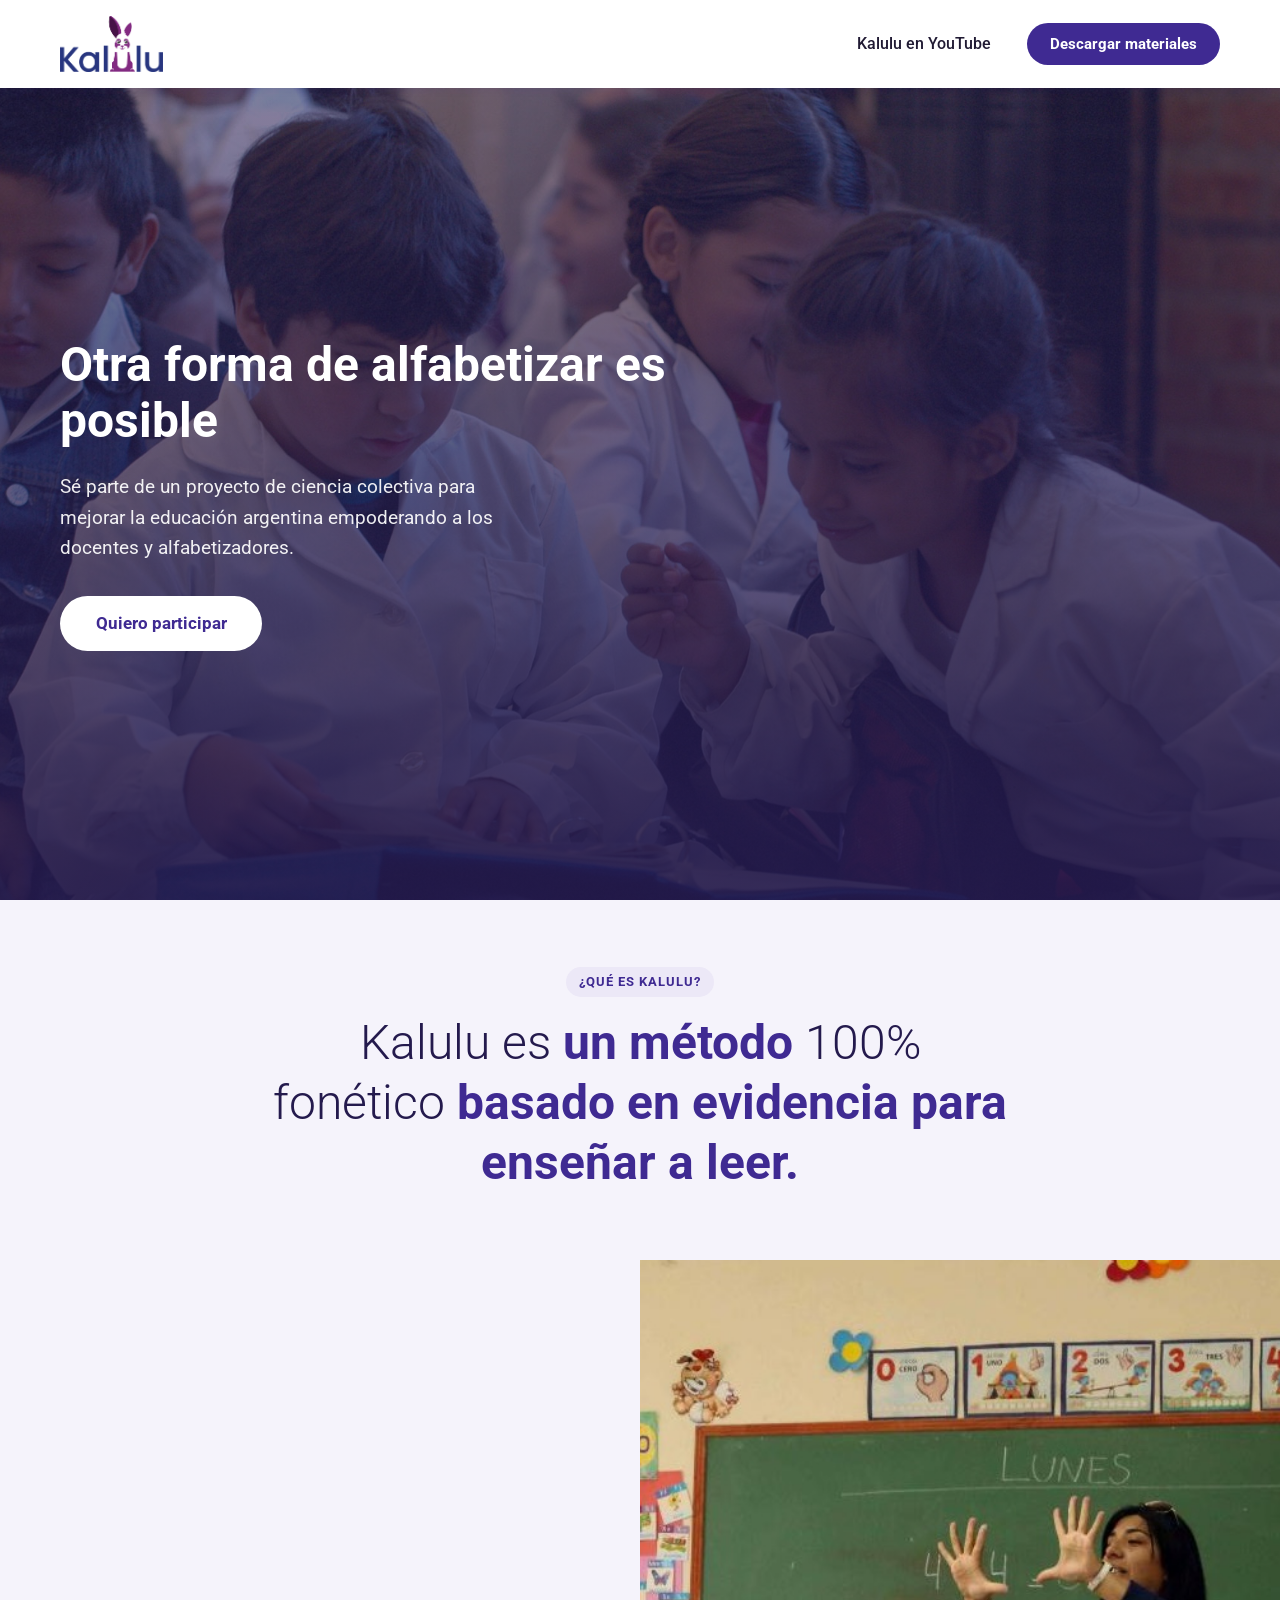
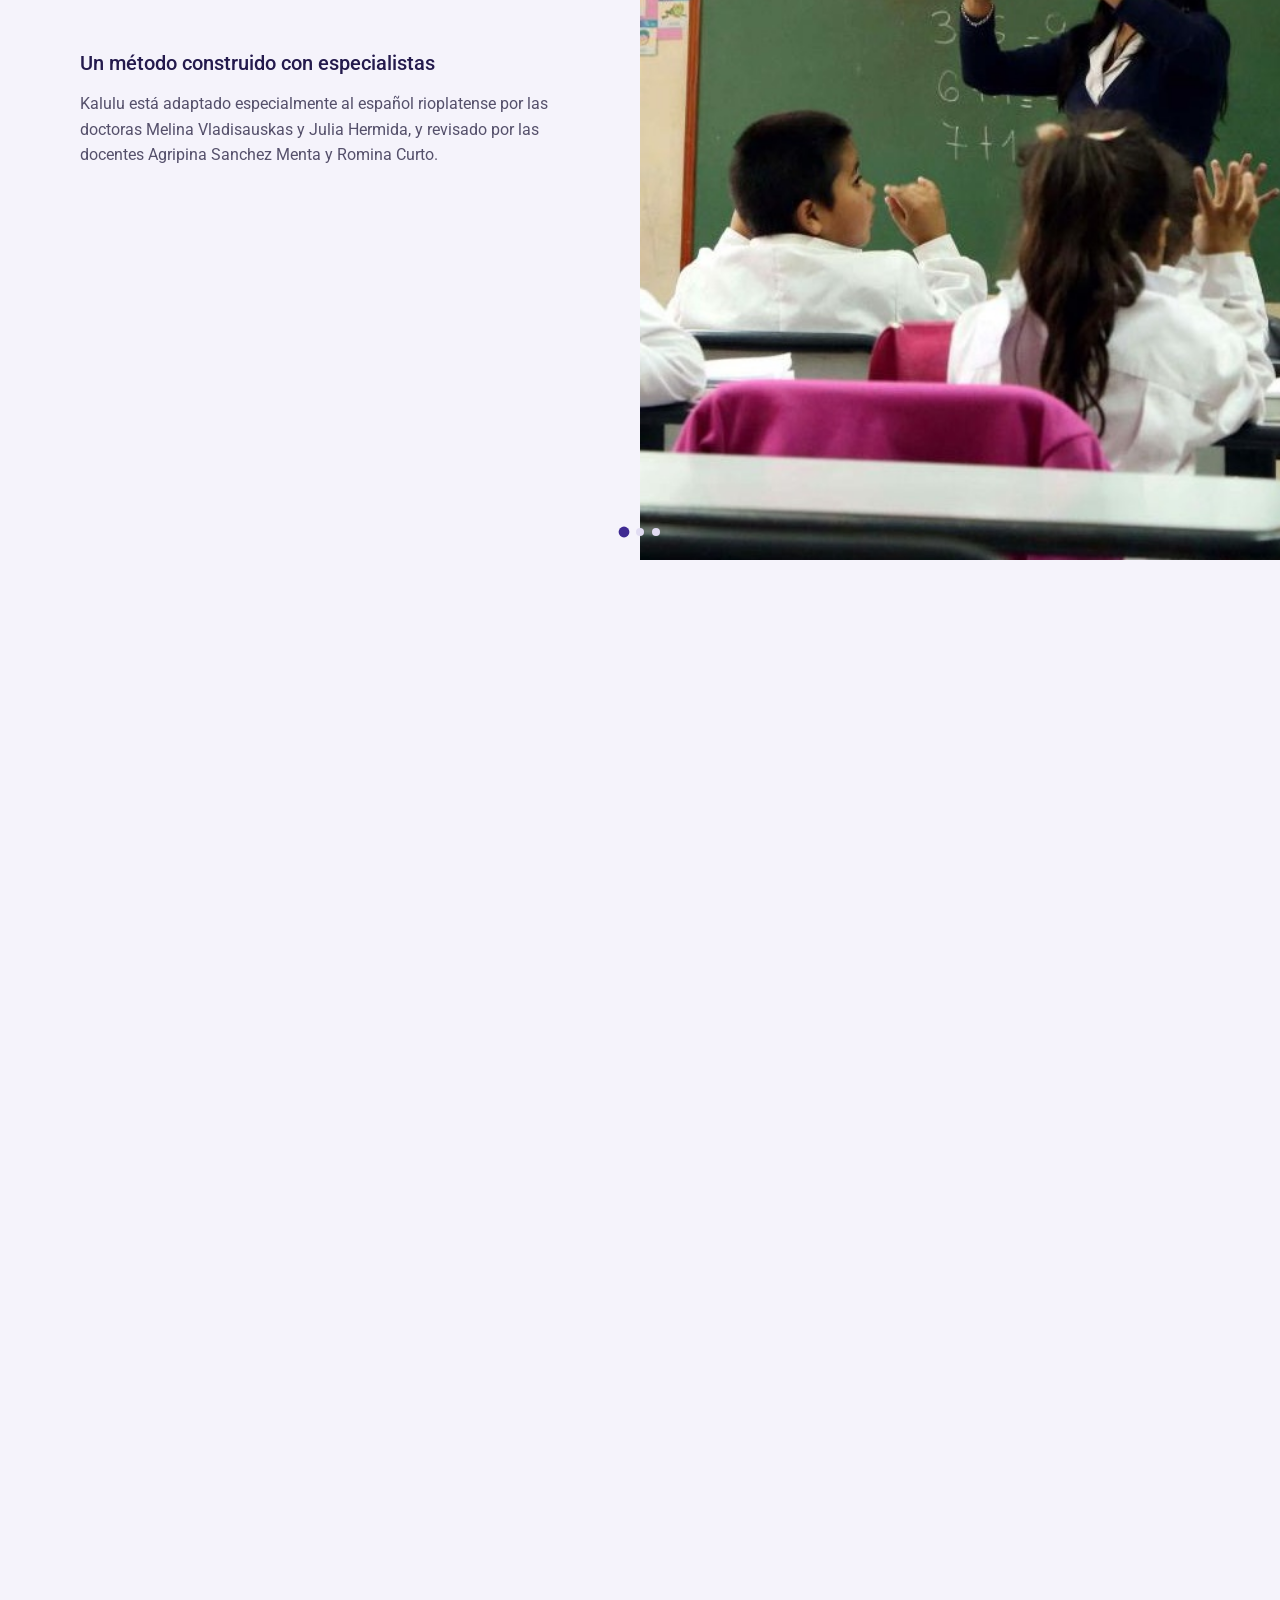
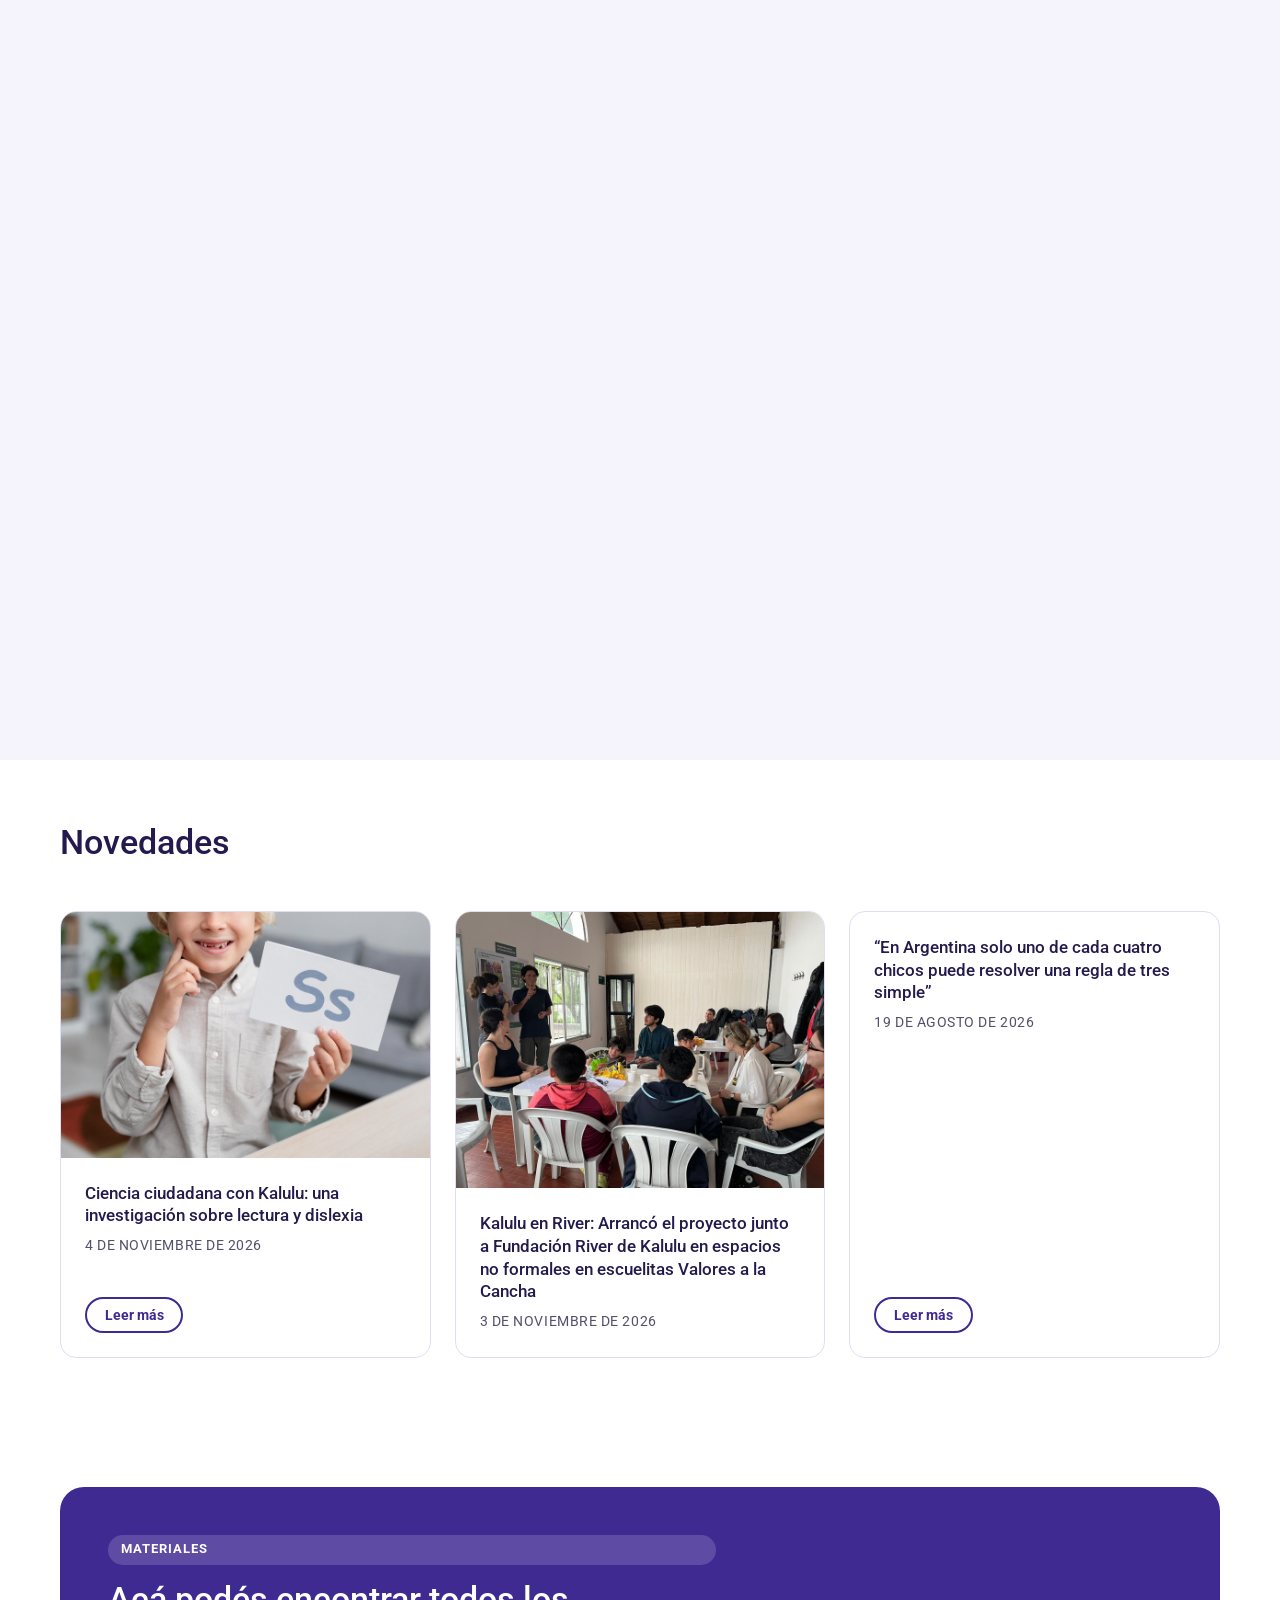
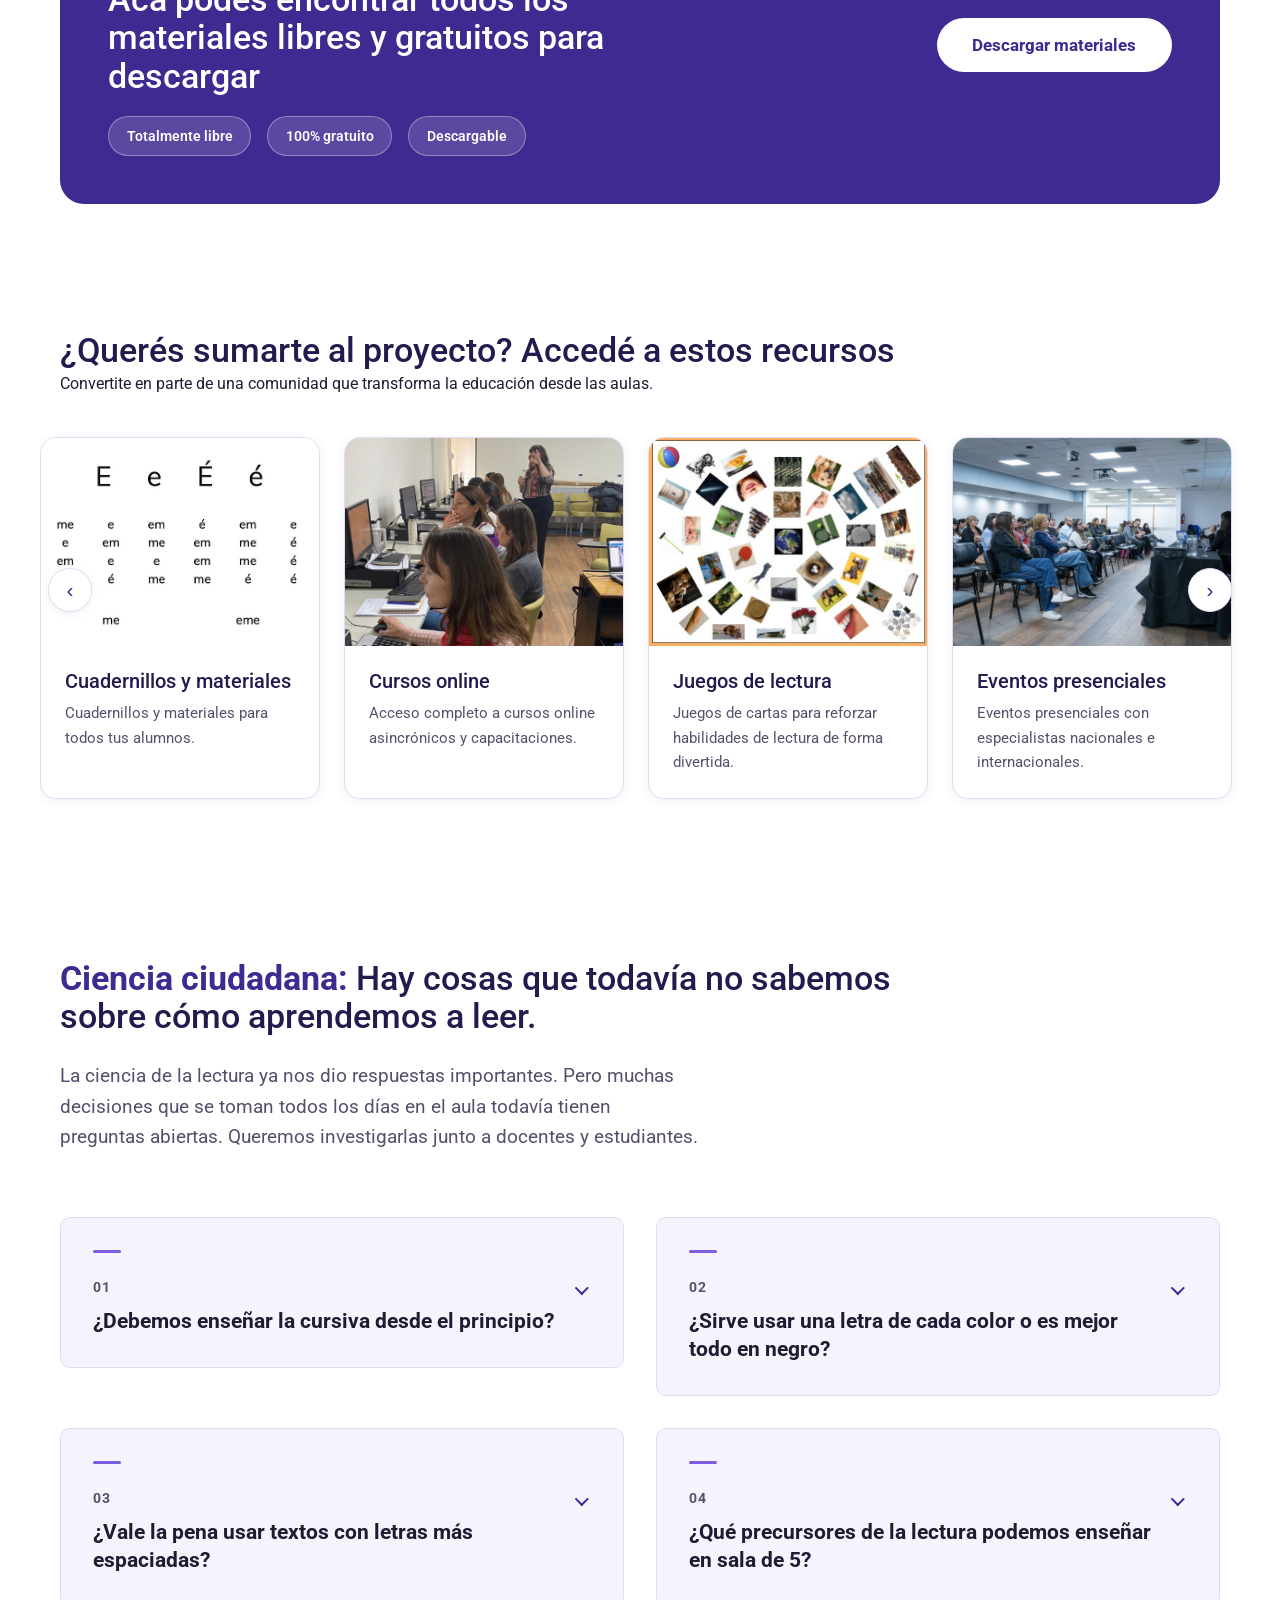
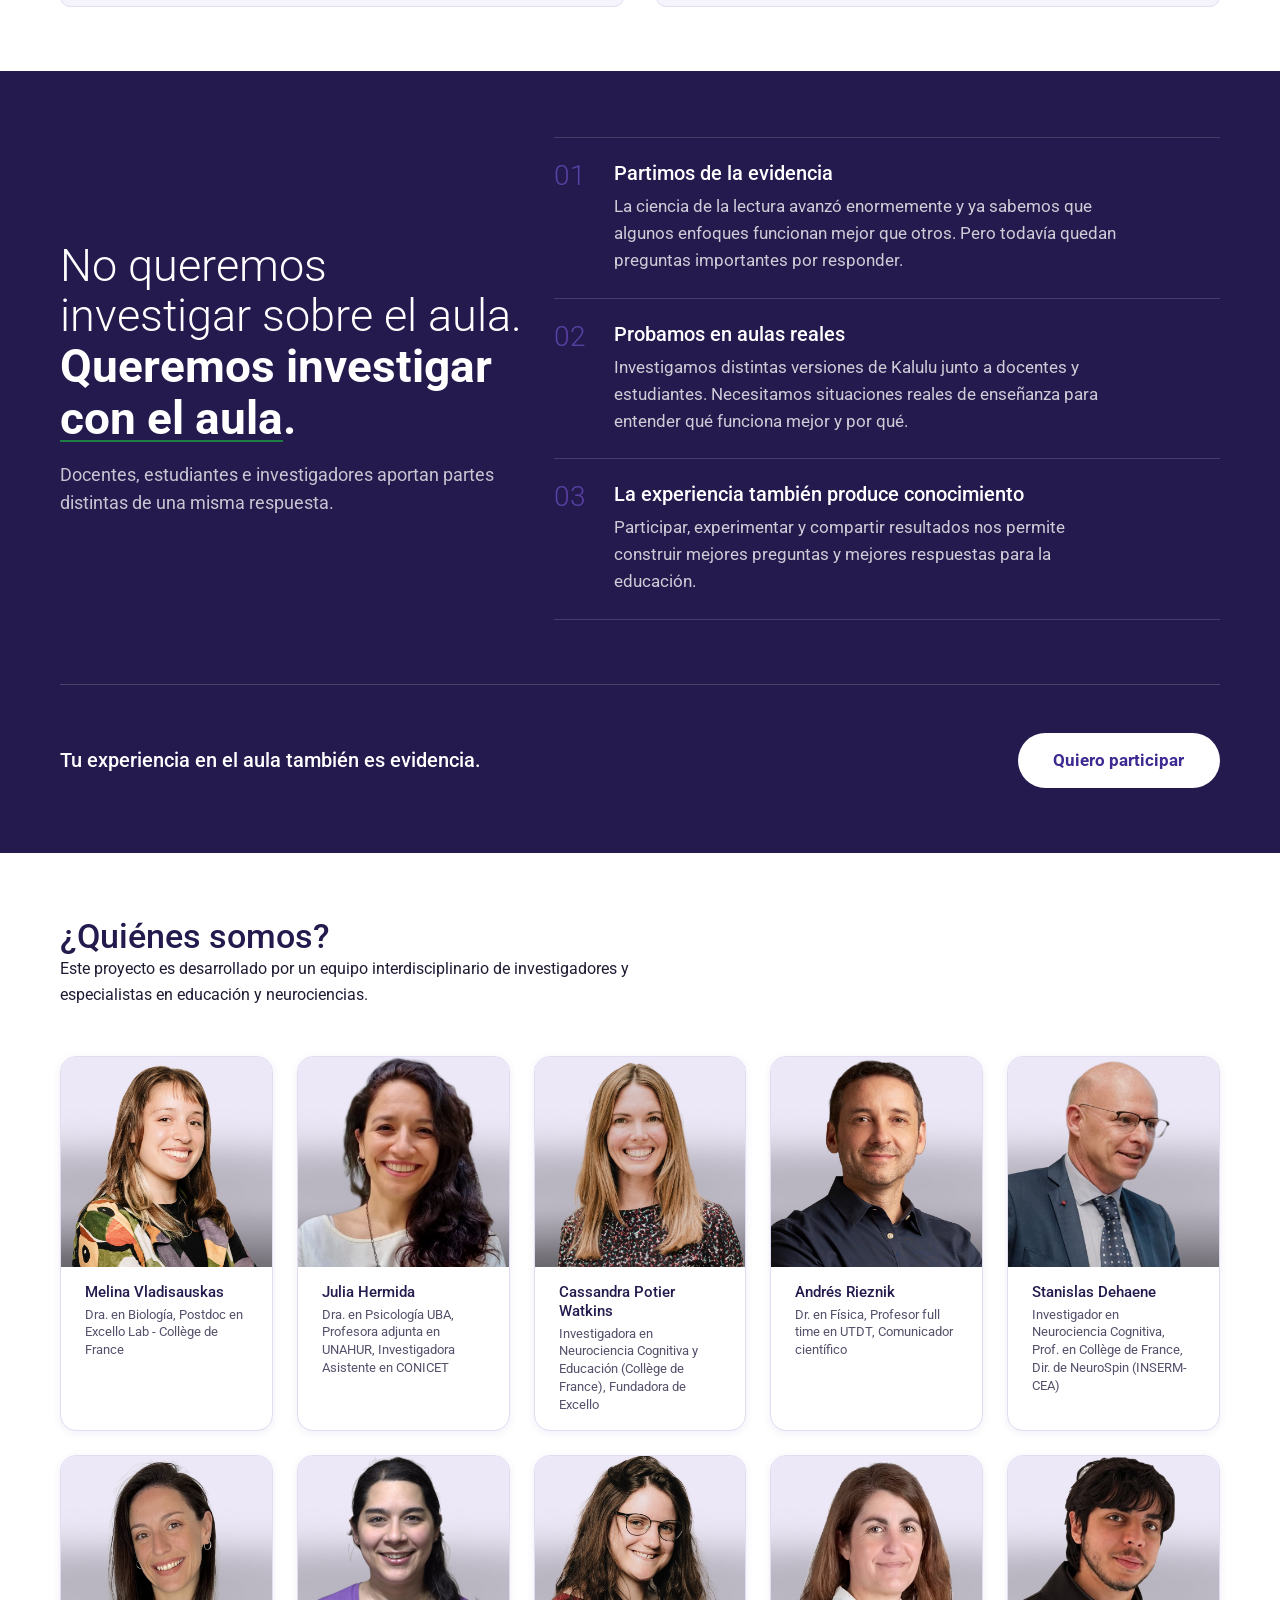
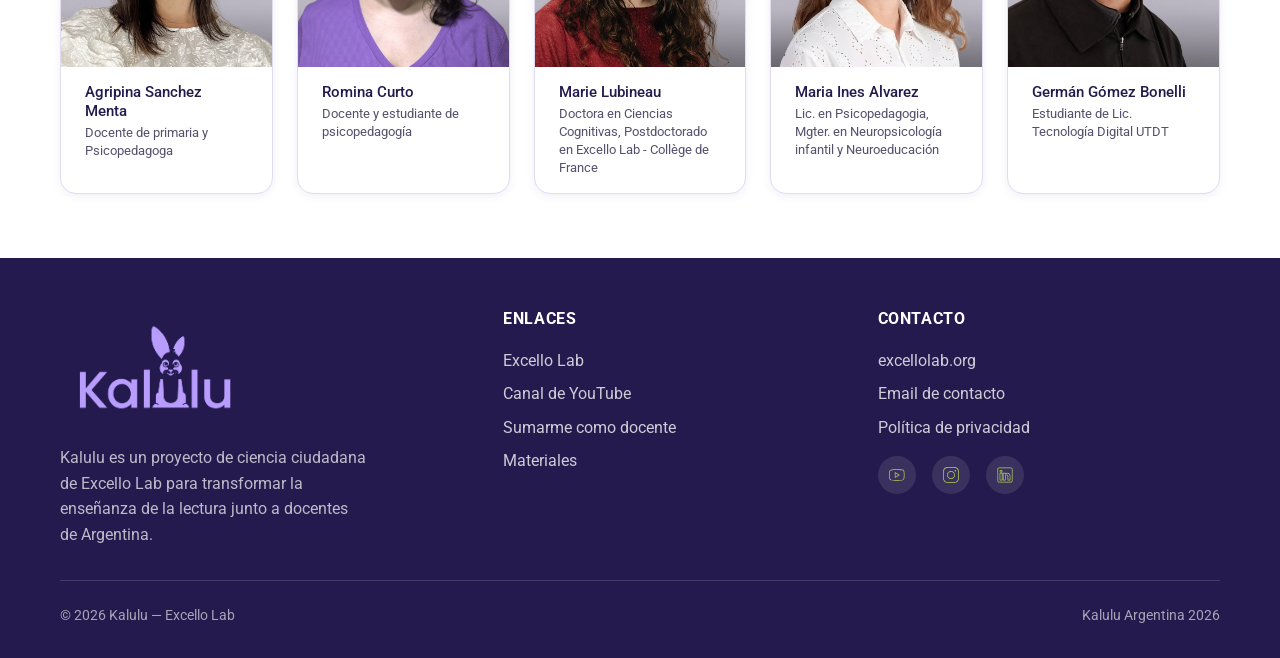
<file: index.html>
<!DOCTYPE html>
<html lang="es">
<head>
<meta charset="UTF-8">
<meta name="viewport" content="width=device-width, initial-scale=1.0">
<title>Kalulu Argentina</title>
<meta name="description" content="Kalulu es un proyecto de ciencia ciudadana para docentes: un método fonético gratuito para enseñar a leer, construido y puesto a prueba junto a investigadores y aulas reales de Argentina.">
<link rel="icon" type="image/png" sizes="48x48" href="imagenes/favicon-48.png">
<link rel="icon" type="image/png" sizes="192x192" href="imagenes/favicon-192.png">
<link rel="icon" type="image/png" sizes="512x512" href="imagenes/favicon.png">
<link rel="apple-touch-icon" href="imagenes/apple-touch-icon.png">
<meta property="og:site_name" content="Kalulu Argentina">
<meta property="og:title" content="Kalulu Argentina">
<meta property="og:type" content="website">
<meta property="og:image" content="https://www.kaluluargentina.org/imagenes/favicon.png">
<script type="application/ld+json">{"@context":"https://schema.org","@type":"WebSite","name":"Kalulu Argentina","alternateName":"Kalulu","url":"https://www.kaluluargentina.org/"}</script>
<link rel="stylesheet" href="assets/css/styles.css?v=20261104b">
</head>
<body>
<a class="skip-link" href="#contenido-principal">Saltar al contenido principal</a>

<!-- ============================= HEADER ============================= -->
<header class="site-header">
    <div class="contenedor">
        <a href="./" class="site-header__logo" aria-label="Ir al inicio de Kalulu">
            <img src="imagenes/logo-header.png" alt="Kalulu">
        </a>
        <div class="site-header__acciones">
            <a class="site-header__youtube" href="https://www.youtube.com/@KaluluChannel" target="_blank" rel="noopener noreferrer" aria-label="Kalulu en YouTube">
                <span class="label-desktop">Kalulu en YouTube</span>
                <span class="label-mobile" aria-hidden="true">YouTube</span>
            </a>
            <a class="btn btn--primario site-header__materiales" href="materiales/index.html" aria-label="Descargar materiales">
                <span class="label-desktop">Descargar materiales</span>
                <span class="label-mobile" aria-hidden="true">Materiales</span>
            </a>
        </div>
    </div>
</header>

<main id="contenido-principal">

    <!-- ============================= HERO ============================= -->
    <section class="hero hero--cargando" id="hero" style="background-image: url('imagenes/imagen%20(9).jpg');">
        <div class="contenedor">
            <div class="hero__contenido">
                <h1 class="hero__titulo" id="hero-titulo">Los docentes <strong>podemos transformar</strong> la alfabetización</h1>
                <p class="hero__subtitulo" id="hero-subtitulo">Sé parte de un proyecto de ciencia colectiva para mejorar la educación argentina empoderando a los docentes.</p>
                <div class="hero__cta">
                    <a class="btn btn--claro btn--grande" id="hero-cta" href="https://kalulu.excellolab.org/cienciaciudadana-argentina/" target="_blank" rel="noopener noreferrer">Quiero participar</a>
                </div>
            </div>
        </div>
    </section>

    <!-- ============================= INTRODUCCIÓN "QUÉ ES KALULU" ============================= -->
    <section class="kalulu-intro" aria-labelledby="kalulu-intro-titulo">
        <div class="kalulu-intro__inner">
            <span class="etiqueta">¿Qué es Kalulu?</span>
            <h2 id="kalulu-intro-titulo">Kalulu es <strong>un método</strong> 100% fonético <strong>basado en evidencia para enseñar a leer.</strong></h2>
        </div>
    </section>

    <!-- ============================= SOBRE KALULU (interactiva / sticky) ============================= -->
    <section class="kalulu-sticky" id="kalulu-sticky" aria-label="Sobre Kalulu">
        <div class="kalulu-sticky__track" id="kalulu-sticky-track">
            <div class="kalulu-sticky__pegado" id="kalulu-sticky-pegado">

                <div class="kalulu-sticky__par is-active" data-panel-index="0">
                    <div class="kalulu-sticky__mitad kalulu-sticky__texto">
                        <div class="kalulu-sticky__texto-inner">
                            <h3>Un método construido con especialistas</h3>
                            <p>Kalulu está adaptado especialmente al español rioplatense por las doctoras Melina Vladisauskas y Julia Hermida, y revisado por las docentes Agripina Sanchez Menta y Romina Curto.</p>
                        </div>
                    </div>
                    <div class="kalulu-sticky__mitad kalulu-sticky__visual">
                        <div class="kalulu-sticky__media">
                            <img src="imagenes/imagen%20(3).jpeg" alt="Docente enseñando a leer con el método Kalulu" loading="lazy">
                        </div>
                    </div>
                </div>

                <div class="kalulu-sticky__par" data-panel-index="1">
                    <div class="kalulu-sticky__mitad kalulu-sticky__texto">
                        <div class="kalulu-sticky__texto-inner">
                            <h3>Pensado para el aula real</h3>
                            <p>Necesitamos pruebas reales, con aulas reales, con docentes reales: por eso Kalulu se prueba y se ajusta junto a quienes enseñan a leer todos los días.</p>
                        </div>
                    </div>
                    <div class="kalulu-sticky__mitad kalulu-sticky__visual">
                        <div class="kalulu-sticky__media kalulu-sticky__media--foto-aula">
                            <img src="imagenes/imagen%20(12).jpg?v=2" alt="Docente revisando el cuaderno de una alumna mientras el resto de la clase escribe, en un aula real" loading="lazy">
                        </div>
                    </div>
                </div>

                <div class="kalulu-sticky__par" data-panel-index="2">
                    <div class="kalulu-sticky__mitad kalulu-sticky__texto">
                        <div class="kalulu-sticky__texto-inner">
                            <h3>Todo el material, gratis</h3>
                            <p>Todos los materiales digitales de Kalulu son gratuitos, para que cualquier docente pueda empezar a usarlos en su aula sin ningún costo.</p>
                        </div>
                    </div>
                    <div class="kalulu-sticky__mitad kalulu-sticky__visual">
                        <div class="kalulu-sticky__media">
                            <img src="imagenes/imagen%20(2).jpg" alt="Materiales de Kalulu" loading="lazy">
                        </div>
                    </div>
                </div>

                <div class="kalulu-sticky__progreso" id="kalulu-sticky-progreso" aria-hidden="true">
                    <span class="kalulu-sticky__punto kalulu-sticky__punto--activo" data-punto="0"></span>
                    <span class="kalulu-sticky__punto" data-punto="1"></span>
                    <span class="kalulu-sticky__punto" data-punto="2"></span>
                </div>
            </div>
        </div>
    </section>

    <!-- ============================= NOTICIAS ============================= -->
    <section class="seccion" id="noticias" aria-labelledby="noticias-titulo">
        <div class="contenedor">
            <h2 id="noticias-titulo">Novedades</h2>
            <div id="noticias-contenedor">
                <p class="noticias__estado" id="noticias-estado">Cargando noticias...</p>
            </div>
        </div>
    </section>

    <!-- ============================= MATERIALES ============================= -->
    <section class="seccion" aria-labelledby="materiales-titulo">
        <div class="contenedor">
            <div class="materiales">
                <div class="materiales__texto">
                    <span class="etiqueta" style="background:rgba(255,255,255,0.16); color:#fff;">Materiales</span>
                    <h2 id="materiales-titulo">Acá podés encontrar todos los materiales libres y gratuitos para descargar</h2>
                    <div class="materiales__chips">
                        <span class="materiales__chip">Totalmente libre</span>
                        <span class="materiales__chip">100% gratuito</span>
                        <span class="materiales__chip">Descargable</span>
                    </div>
                </div>
                <div class="materiales__accion">
                    <a class="btn btn--claro btn--grande" href="materiales/index.html">Descargar materiales</a>
                </div>
            </div>
        </div>
    </section>

    <!-- ============================= QUÉ OFRECEMOS ============================= -->
    <section class="seccion" aria-labelledby="ofrecemos-titulo">
        <div class="contenedor">
            <h2 id="ofrecemos-titulo">¿Querés sumarte al proyecto? Accedé a estos recursos</h2>
            <p>Convertite en parte de una comunidad que transforma la educación desde las aulas.</p>
            <div class="ofrecemos__carrusel-wrap">
                <button type="button" class="ofrecemos__nav ofrecemos__nav--prev" id="ofrecemos-prev" aria-label="Ver tarjetas anteriores">‹</button>
                <div class="ofrecemos__carrusel" id="ofrecemos-carrusel" tabindex="0" aria-label="Recursos para docentes que ofrece Kalulu" role="region">
                    <p class="noticias__estado" id="ofrecemos-estado">Cargando...</p>
                </div>
                <button type="button" class="ofrecemos__nav ofrecemos__nav--next" id="ofrecemos-next" aria-label="Ver tarjetas siguientes">›</button>
            </div>
        </div>
    </section>

    <!-- ============================= CIENCIA CIUDADANA — PARTE 1: preguntas abiertas
         (editorial, fondo claro) ============================= -->
    <section class="seccion ciencia-preguntas" aria-labelledby="ciencia-titulo">
        <div class="contenedor">
            <div class="ciencia-preguntas__intro">
                <h2 id="ciencia-titulo"><strong>Ciencia ciudadana:</strong> Hay cosas que todavía no sabemos sobre cómo aprendemos a leer.</h2>
                <p>La ciencia de la lectura ya nos dio respuestas importantes. Pero muchas decisiones que se toman todos los días en el aula todavía tienen preguntas abiertas. Queremos investigarlas junto a docentes y estudiantes.</p>
            </div>

            <div class="ciencia-preguntas__grid" id="ciencia-preguntas-contenedor" aria-live="polite">
                <p class="ciencia-preguntas__estado" id="ciencia-preguntas-estado">Cargando preguntas...</p>
            </div>
        </div>
    </section>

    <!-- ============================= CIENCIA CIUDADANA — PARTE 2: cómo investigamos
         juntos (violeta institucional, dos columnas asimétricas + cierre) ============================= -->
    <section class="ciencia-investigacion" aria-labelledby="ciencia-investigacion-titulo">
        <div class="contenedor">
            <div class="ciencia-investigacion__grid">
                <div class="ciencia-investigacion__statement">
                    <h2 id="ciencia-investigacion-titulo">
                        <span class="ciencia-investigacion__linea-liviana">No queremos investigar sobre el aula.</span>
                        <strong class="ciencia-investigacion__linea-fuerte">Queremos investigar <span class="ciencia-investigacion__resaltado">con el aula</span>.</strong>
                    </h2>
                    <p>Docentes, estudiantes e investigadores aportan partes distintas de una misma respuesta.</p>
                </div>

                <ol class="ciencia-investigacion__lista">
                    <li class="ciencia-investigacion__paso">
                        <span class="ciencia-investigacion__paso-num" aria-hidden="true">01</span>
                        <div class="ciencia-investigacion__paso-texto">
                            <h3>Partimos de la evidencia</h3>
                            <p>La ciencia de la lectura avanzó enormemente y ya sabemos que algunos enfoques funcionan mejor que otros. Pero todavía quedan preguntas importantes por responder.</p>
                        </div>
                    </li>
                    <li class="ciencia-investigacion__paso">
                        <span class="ciencia-investigacion__paso-num" aria-hidden="true">02</span>
                        <div class="ciencia-investigacion__paso-texto">
                            <h3>Probamos en aulas reales</h3>
                            <p>Investigamos distintas versiones de Kalulu junto a docentes y estudiantes. Necesitamos situaciones reales de enseñanza para entender qué funciona mejor y por qué.</p>
                        </div>
                    </li>
                    <li class="ciencia-investigacion__paso">
                        <span class="ciencia-investigacion__paso-num" aria-hidden="true">03</span>
                        <div class="ciencia-investigacion__paso-texto">
                            <h3>La experiencia también produce conocimiento</h3>
                            <p>Participar, experimentar y compartir resultados nos permite construir mejores preguntas y mejores respuestas para la educación.</p>
                        </div>
                    </li>
                </ol>
            </div>

            <div class="ciencia-investigacion__cierre">
                <p class="ciencia-investigacion__cierre-texto">Tu experiencia en el aula también es evidencia.</p>
                <a class="btn btn--claro btn--grande" href="https://kalulu.excellolab.org/cienciaciudadana-argentina/" target="_blank" rel="noopener noreferrer">Quiero participar</a>
            </div>
        </div>
    </section>

    <!-- ============================= QUIÉNES SOMOS ============================= -->
    <section class="seccion" id="equipo" aria-labelledby="equipo-titulo">
        <div class="contenedor">
            <h2 id="equipo-titulo">¿Quiénes somos?</h2>
            <p>Este proyecto es desarrollado por un equipo interdisciplinario de investigadores y especialistas en educación y neurociencias.</p>

            <div class="equipo__grid" id="equipo-grid">
                <p class="equipo__estado" id="equipo-estado">Cargando equipo...</p>
            </div>
        </div>
    </section>
</main>

<!-- ============================= FOOTER ============================= -->
<footer class="site-footer" id="contacto">
    <div class="contenedor">
        <div class="site-footer__top">
            <div class="site-footer__marca">
                <img src="imagenes/logofondooscuro.png" alt="Kalulu">
                <p>Kalulu es un proyecto de ciencia ciudadana de Excello Lab para transformar la enseñanza de la lectura junto a docentes de Argentina.</p>
            </div>
            <div>
                <h4>Enlaces</h4>
                <ul>
                    <li><a href="https://excellolab.org/" target="_blank" rel="noopener noreferrer">Excello Lab</a></li>
                    <li><a href="https://www.youtube.com/@KaluluChannel" target="_blank" rel="noopener noreferrer">Canal de YouTube</a></li>
                    <li><a href="https://kalulu.excellolab.org/cienciaciudadana-argentina/" target="_blank" rel="noopener noreferrer">Sumarme como docente</a></li>
                    <li><a href="materiales/index.html">Materiales</a></li>
                </ul>
            </div>
            <div>
                <h4>Contacto</h4>
                <ul>
                    <li><a href="https://excellolab.org/" target="_blank" rel="noopener noreferrer">excellolab.org</a></li>
                    <li><a href="mailto:contacto-argentina@excellolab.org">Email de contacto</a></li>
                    <li><a href="https://excellolab.org/politique-de-confidentialite/" target="_blank" rel="noopener noreferrer">Política de privacidad</a></li>
                </ul>
                <div class="site-footer__social" style="margin-top:1rem;">
                    <a href="https://www.youtube.com/@KaluluChannel" target="_blank" rel="noopener noreferrer" aria-label="YouTube de Kalulu"><img src="imagenes/youtube.svg" alt=""></a>
                    <a href="https://www.instagram.com/kaluluriodelaplata/" target="_blank" rel="noopener noreferrer" aria-label="Instagram de Kalulu"><img src="imagenes/instagram.svg" alt=""></a>
                    <a href="https://www.linkedin.com/company/excello-org/" target="_blank" rel="noopener noreferrer" aria-label="LinkedIn de Excello Lab"><img src="imagenes/linkedin.svg" alt=""></a>
                </div>
            </div>
        </div>
        <div class="site-footer__bottom">
            <span>© 2026 Kalulu — Excello Lab</span>
            <span>Kalulu Argentina 2026</span>
        </div>
    </div>
</footer>

<script src="assets/js/data-client.js" defer></script>
<script src="assets/js/hero.js" defer></script>
<script src="assets/js/noticias.js" defer></script>
<script src="assets/js/ofrecemos.js" defer></script>
<script src="assets/js/ciencia-preguntas.js" defer></script>
<script src="assets/js/equipo.js" defer></script>
<script src="assets/js/kalulu-sticky.js" defer></script>
</body>
</html>
</file>
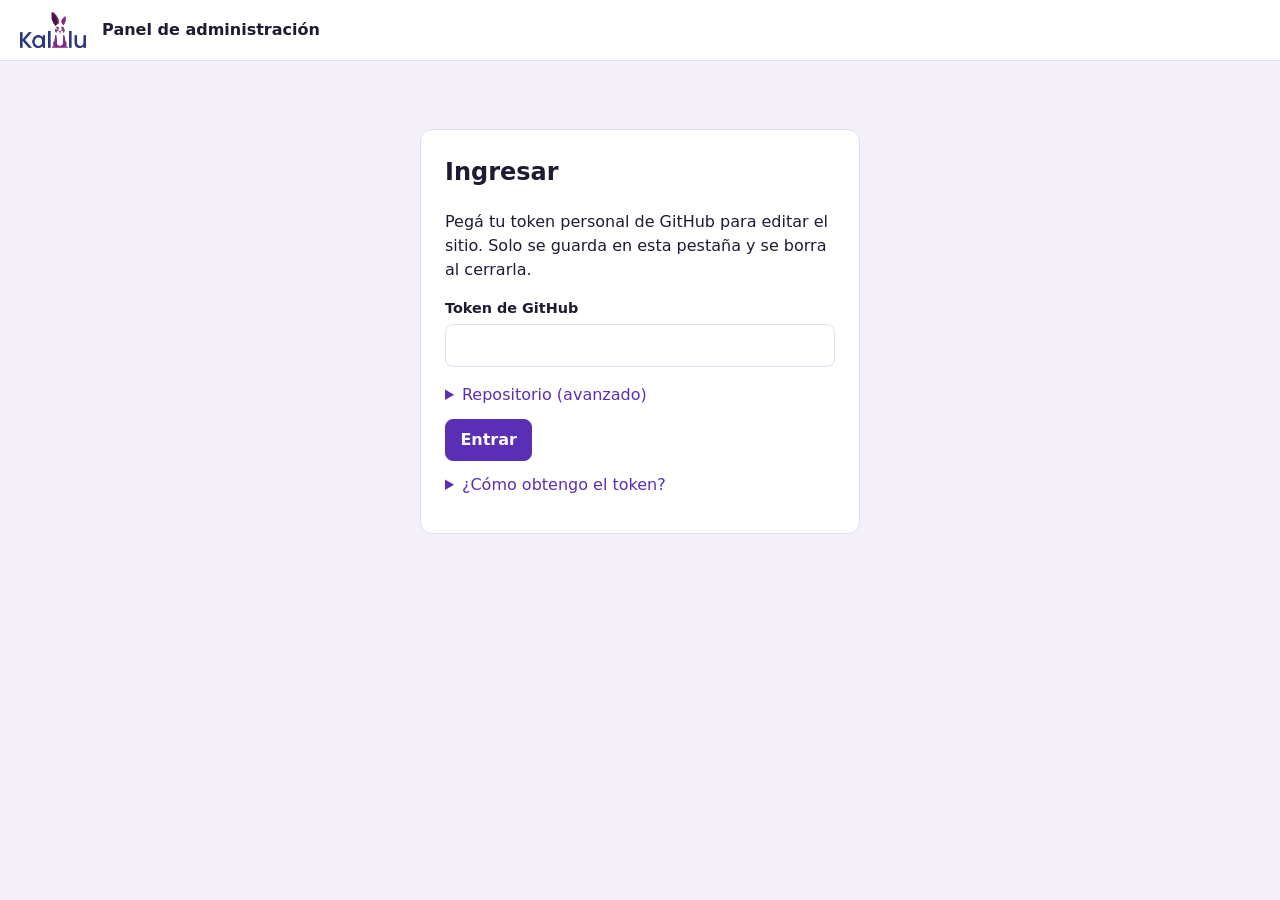
<file: admin/index.html>
<!DOCTYPE html>
<html lang="es">
<head>
<meta charset="UTF-8">
<meta name="viewport" content="width=device-width, initial-scale=1.0">
<meta name="robots" content="noindex, nofollow">
<meta http-equiv="Content-Security-Policy" content="default-src 'self'; img-src 'self' https: data: blob:; connect-src https://api.github.com; style-src 'self'; script-src 'self'; frame-ancestors 'none'; base-uri 'none'; form-action 'none'">
<title>Kalulu · Panel de administración</title>
<link rel="stylesheet" href="panel.css">
</head>
<body>
<header class="top">
  <img src="../imagenes/logo-header.png" alt="Kalulu" class="logo">
  <span class="top-title">Panel de administración</span>
  <span class="top-user" id="top-user"></span>
  <button type="button" id="btn-logout" class="btn btn-ghost" hidden>Cerrar sesión</button>
</header>

<main id="app">
  <section id="login" class="card login" hidden>
    <h1>Ingresar</h1>
    <p>Pegá tu token personal de GitHub para editar el sitio. Solo se guarda en esta pestaña y se borra al cerrarla.</p>
    <form id="login-form" autocomplete="off">
      <label class="campo"><span>Token de GitHub</span>
        <input type="password" id="login-token" required autocomplete="off" spellcheck="false"></label>
      <details>
        <summary>Repositorio (avanzado)</summary>
        <label class="campo"><span>Usuario/organización</span><input id="login-owner" required></label>
        <label class="campo"><span>Repositorio</span><input id="login-repo" required></label>
        <label class="campo"><span>Rama</span><input id="login-branch" required></label>
      </details>
      <p id="login-error" class="error" hidden></p>
      <button class="btn btn-primary" type="submit">Entrar</button>
    </form>
    <details class="ayuda">
      <summary>¿Cómo obtengo el token?</summary>
      <ol>
        <li>En GitHub: Settings → Developer settings → Personal access tokens → Fine-grained tokens → Generate new token.</li>
        <li>Repository access: <em>Only select repositories</em> y elegí solo el repo del sitio.</li>
        <li>Permissions → Repository permissions → <em>Contents: Read and write</em>.</li>
        <li>Elegí un vencimiento, generalo y pegalo acá. Se puede revocar cuando quieras.</li>
      </ol>
    </details>
  </section>

  <section id="panel" hidden>
    <nav id="tabs" class="tabs" aria-label="Secciones"></nav>
    <div id="vista"></div>
  </section>
</main>

<div id="toast" class="toast" role="status" aria-live="polite" hidden></div>
<script src="panel.js"></script>
</body>
</html>
</file>
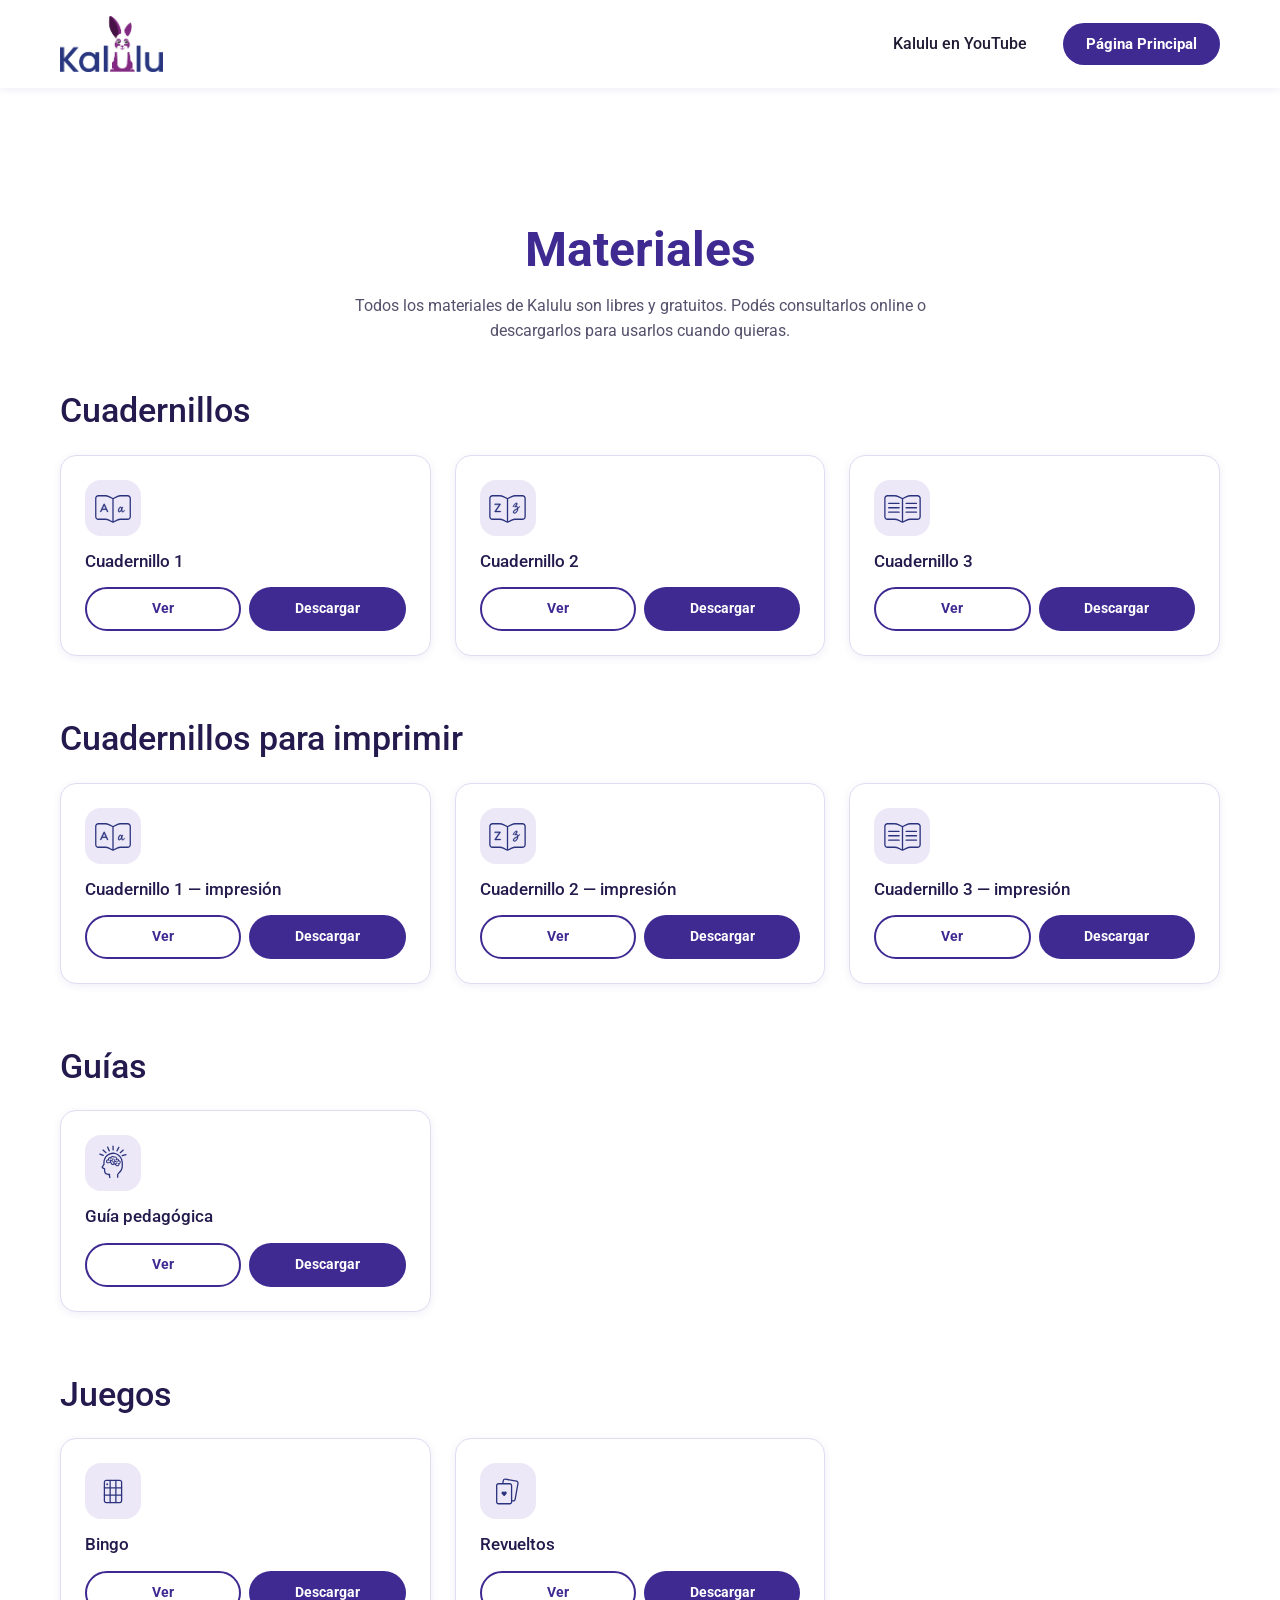
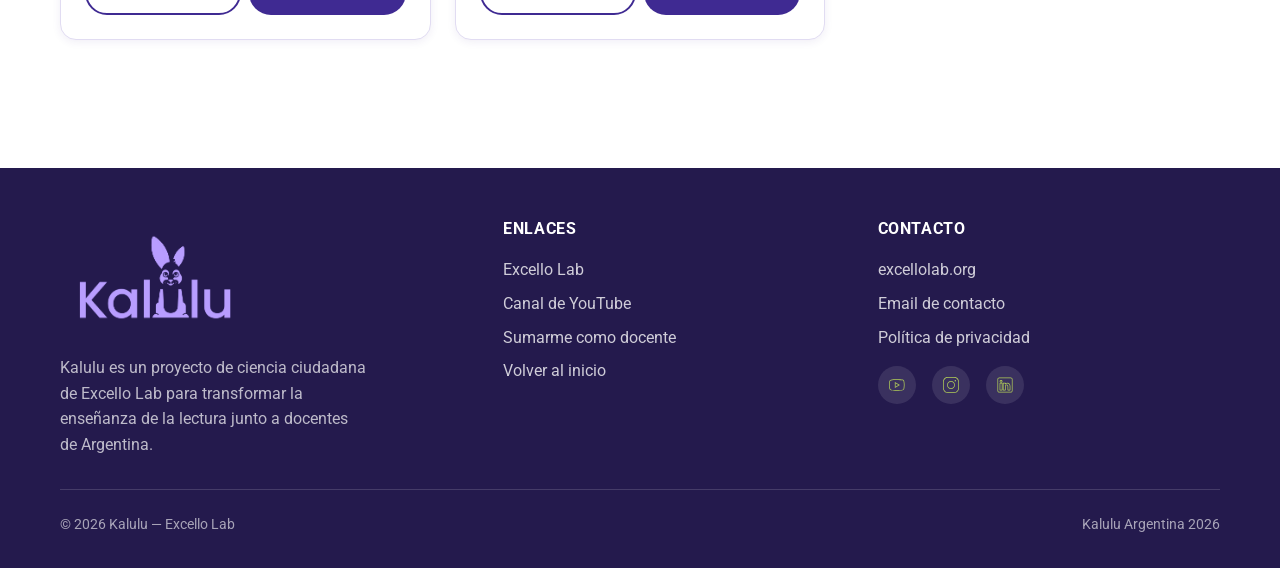
<file: materiales/index.html>
<!DOCTYPE html>
<html lang="es">
<head>
<meta charset="UTF-8">
<meta name="viewport" content="width=device-width, initial-scale=1.0">
<title>Materiales gratuitos | Kalulu Argentina</title>
<meta name="description" content="Encontrá, mirá y descargá todos los materiales libres y gratuitos de Kalulu para enseñar a leer con un método fonético basado en evidencia.">
<link rel="icon" type="image/png" sizes="48x48" href="../imagenes/favicon-48.png">
<link rel="icon" type="image/png" sizes="192x192" href="../imagenes/favicon-192.png">
<link rel="icon" type="image/png" sizes="512x512" href="../imagenes/favicon.png">
<link rel="apple-touch-icon" href="../imagenes/apple-touch-icon.png">
<link rel="stylesheet" href="../assets/css/styles.css?v=20261104b">
</head>
<body>
<a class="skip-link" href="#contenido-principal">Saltar al contenido principal</a>

<header class="site-header">
    <div class="contenedor">
        <a href="../index.html" class="site-header__logo" aria-label="Ir al inicio de Kalulu">
            <img src="../imagenes/logo-header.png" alt="Kalulu">
        </a>
        <div class="site-header__acciones">
            <a class="site-header__youtube" href="https://www.youtube.com/@KaluluChannel" target="_blank" rel="noopener noreferrer" aria-label="Kalulu en YouTube">
                <span class="label-desktop">Kalulu en YouTube</span>
                <span class="label-mobile" aria-hidden="true">YouTube</span>
            </a>
            <a class="btn btn--primario site-header__materiales" href="../index.html" aria-label="Página Principal">
                <span class="label-desktop">Página Principal</span>
                <span class="label-mobile" aria-hidden="true">Inicio</span>
            </a>
        </div>
    </div>
</header>

<main id="contenido-principal" class="pagina-materiales">
    <div class="contenedor">
        <section class="materiales-intro">
            <h1>Materiales</h1>
            <p>Todos los materiales de Kalulu son libres y gratuitos. Podés consultarlos online o descargarlos para usarlos cuando quieras.</p>
        </section>

        <div id="materiales-contenedor">
            <p class="materiales-biblioteca__estado" id="materiales-biblioteca-estado">Cargando materiales...</p>
        </div>
    </div>
</main>

<footer class="site-footer" id="contacto">
    <div class="contenedor">
        <div class="site-footer__top">
            <div class="site-footer__marca">
                <img src="../imagenes/logofondooscuro.png" alt="Kalulu">
                <p>Kalulu es un proyecto de ciencia ciudadana de Excello Lab para transformar la enseñanza de la lectura junto a docentes de Argentina.</p>
            </div>
            <div>
                <h4>Enlaces</h4>
                <ul>
                    <li><a href="https://excellolab.org/" target="_blank" rel="noopener noreferrer">Excello Lab</a></li>
                    <li><a href="https://www.youtube.com/@KaluluChannel" target="_blank" rel="noopener noreferrer">Canal de YouTube</a></li>
                    <li><a href="https://kalulu.excellolab.org/cienciaciudadana-argentina/" target="_blank" rel="noopener noreferrer">Sumarme como docente</a></li>
                    <li><a href="../index.html">Volver al inicio</a></li>
                </ul>
            </div>
            <div>
                <h4>Contacto</h4>
                <ul>
                    <li><a href="https://excellolab.org/" target="_blank" rel="noopener noreferrer">excellolab.org</a></li>
                    <li><a href="mailto:contacto-argentina@excellolab.org">Email de contacto</a></li>
                    <li><a href="https://excellolab.org/politique-de-confidentialite/" target="_blank" rel="noopener noreferrer">Política de privacidad</a></li>
                </ul>
                <div class="site-footer__social" style="margin-top:1rem;">
                    <a href="https://www.youtube.com/@KaluluChannel" target="_blank" rel="noopener noreferrer" aria-label="YouTube de Kalulu"><img src="../imagenes/youtube.svg" alt=""></a>
                    <a href="https://www.instagram.com/kaluluriodelaplata/" target="_blank" rel="noopener noreferrer" aria-label="Instagram de Kalulu"><img src="../imagenes/instagram.svg" alt=""></a>
                    <a href="https://www.linkedin.com/company/excello-org/" target="_blank" rel="noopener noreferrer" aria-label="LinkedIn de Excello Lab"><img src="../imagenes/linkedin.svg" alt=""></a>
                </div>
            </div>
        </div>
        <div class="site-footer__bottom">
            <span>© 2026 Kalulu — Excello Lab</span>
            <span>Kalulu Argentina 2026</span>
        </div>
    </div>
</footer>

<script src="../assets/js/data-client.js" defer></script>
<script src="../assets/js/materiales-lista.js" defer></script>
</body>
</html>
</file>
<file: assets/css/styles.css>
/* =====================================================================
   Kalulu — Rediseño / Sistema visual
   -----------------------------------------------------------------------
   Hoja de estilos construida desde cero para /redesign. Reutiliza el
   lenguaje visual de Kalulu (violeta institucional, blanco, Roboto/Oswald)
   pero no importa la hoja de estilos vieja ni sus hacks. Mobile-first:
   cada componente se piensa primero en una columna y después se adapta
   a pantallas más anchas con min-width.
   ===================================================================== */

@import url('https://fonts.googleapis.com/css2?family=Roboto:ital,wght@0,100..900;1,100..900&display=swap');
/* Auditoría tipográfica (2ª pasada): la identidad original de Kalulu (ver
   styles.css de referencia) NUNCA usa una tipografía de títulos distinta a
   la del texto — todo es Roboto, y la jerarquía se construye con peso
   (300 liviano / 500 medio / 700 fuerte) y tamaño, no con una fuente
   display como Oswald. Se saca el import de Oswald (no se usa en ningún
   lado) y --font-heading pasa a ser Roboto, para que el resto del sitio
   comparta ese mismo lenguaje. */

/* ---------------------------------------------------------------------
   1. Tokens (:root)
   --------------------------------------------------------------------- */
:root {
  /* Color — violeta institucional de Kalulu, en escala */
  --color-violeta-900: #241a4d;
  --color-violeta-800: #2c1e6c;
  --color-violeta-700: #3f2a92;
  --color-violeta-600: #4b2a9b;
  --color-violeta-400: #7b5cdf;
  --color-violeta-100: #ece8f7;
  --color-violeta-50:  #f5f3fb;

  --color-blanco: #ffffff;
  --color-texto: #201a33;
  --color-texto-suave: #55506b;
  --color-borde: #e1dcf2;
  --color-error: #a02020;
  --color-exito: #1e7e42;

  --color-fondo: var(--color-blanco);
  --color-marca: var(--color-violeta-700);
  --color-marca-hover: var(--color-violeta-800);
  --color-acento: var(--color-violeta-400);

  /* Tipografía — un único lenguaje tipográfico para todo el sitio, igual
     que en la identidad original: Roboto en todos lados, la jerarquía la
     da el peso y el tamaño. --font-heading existe como variable única para
     que ninguna sección declare una fuente "a mano". */
  --fuente-texto: 'Roboto', system-ui, sans-serif;
  --font-heading: 'Roboto', system-ui, sans-serif;

  --peso-titulo-liviano: 300;
  --peso-titulo-medio: 500;
  --peso-titulo-fuerte: 700;

  /* Escala tipográfica (ajuste general): antes --tamano-h1 llegaba a 60px,
     --tamano-h2 a 40px y --espaciado-seccion a 96px — cada sección se
     sentía "hero". Bajados ~20-25% en el techo para una lectura más
     editorial/liviana; los pisos (mobile) se recortan menos para no
     perder legibilidad. */
  --tamano-h1: clamp(1.9rem, 1.2rem + 2.6vw, 3rem);
  --tamano-h2: clamp(1.5rem, 1.25rem + 1.3vw, 2.1rem);
  --tamano-h3: clamp(1.05rem, 0.98rem + 0.35vw, 1.25rem);
  --tamano-texto: 1rem;
  --tamano-destacado: clamp(1.05rem, 1rem + 0.4vw, 1.2rem);

  /* Layout */
  --ancho-contenedor: 1200px;
  --ancho-contenedor-angosto: 860px;
  --espaciado-seccion: clamp(2.75rem, 2.1rem + 2.4vw, 5rem);
  --padding-lateral: 1.25rem;

  /* Espaciado en escala */
  --space-1: 0.25rem;
  --space-2: 0.5rem;
  --space-3: 1rem;
  --space-4: 1.5rem;
  --space-5: 2rem;
  --space-6: 3rem;
  --space-7: 4rem;
  --space-8: 5.5rem;

  /* Bordes / sombras */
  --radio-s: 10px;
  --radio-m: 16px;
  --radio-l: 24px;
  --radio-pill: 999px;

  --sombra-s: 0 2px 8px rgba(63, 42, 146, 0.08);
  --sombra-m: 0 8px 24px rgba(63, 42, 146, 0.14);
  --sombra-l: 0 16px 48px rgba(63, 42, 146, 0.18);

  --transicion-rapida: 0.18s ease;
  --transicion-suave: 0.4s ease;

  /* Alto real del header — se lee también desde JS/HTML para que el Hero
     y la sección sticky puedan restar exactamente este valor de 100dvh
     en vez de asumir un número fijo. Ver 2. HERO más abajo. */
  --header-alto: 88px;
}

/* El ajuste de --header-alto y el resto de los overrides mobile del
   header viven consolidados en la sección 14 (final del archivo), junto
   con el resto de los ajustes de mobile, para no repartir el mismo
   breakpoint en varios lugares del archivo. */

/* ---------------------------------------------------------------------
   2. Reset básico
   --------------------------------------------------------------------- */
*, *::before, *::after { box-sizing: border-box; }
html, body, h1, h2, h3, h4, p, ul, ol, figure { margin: 0; padding: 0; }
ul, ol { list-style: none; }

html {
  scroll-behavior: smooth;
  -webkit-text-size-adjust: 100%;
}

@media (prefers-reduced-motion: reduce) {
  html { scroll-behavior: auto; }
  *, *::before, *::after {
    animation-duration: 0.01ms !important;
    animation-iteration-count: 1 !important;
    transition-duration: 0.01ms !important;
    scroll-behavior: auto !important;
  }
}

body {
  font-family: var(--fuente-texto);
  color: var(--color-texto);
  background: var(--color-fondo);
  line-height: 1.6;
  width: 100%;
  min-height: 100vh;
  overflow-x: hidden;
  padding-top: var(--header-alto);
}

h1, h2, h3 {
  font-family: var(--font-heading);
  font-weight: var(--peso-titulo-liviano);
  line-height: 1.15;
  color: var(--color-violeta-900);
}

h1 { font-size: var(--tamano-h1); }
h1 strong, h1 b { font-weight: var(--peso-titulo-medio); color: inherit; }

h2 { font-size: var(--tamano-h2); font-weight: var(--peso-titulo-medio); }
h2 strong, h2 b { font-weight: var(--peso-titulo-fuerte); }

h3 { font-size: var(--tamano-h3); font-weight: var(--peso-titulo-medio); }

p { max-width: 70ch; }

img, video, iframe {
  max-width: 100%;
  height: auto;
  display: block;
}

a { color: inherit; }

/* Foco visible y consistente para navegación por teclado */
a:focus-visible,
button:focus-visible,
input:focus-visible,
textarea:focus-visible,
[tabindex]:focus-visible {
  outline: 3px solid var(--color-violeta-400);
  outline-offset: 2px;
  border-radius: var(--radio-s);
}

.contenedor {
  width: 100%;
  max-width: var(--ancho-contenedor);
  margin: 0 auto;
  padding: 0 var(--padding-lateral);
}

.contenedor--angosto {
  width: 100%;
  max-width: var(--ancho-contenedor-angosto);
  margin: 0 auto;
  padding: 0 var(--padding-lateral);
}

.seccion {
  padding-block: var(--espaciado-seccion);
}

.visualmente-oculto {
  position: absolute;
  width: 1px; height: 1px;
  padding: 0; margin: -1px;
  overflow: hidden;
  clip: rect(0, 0, 0, 0);
  white-space: nowrap;
  border: 0;
}

.skip-link {
  position: absolute;
  left: 1rem;
  top: -60px;
  background: var(--color-marca);
  color: var(--color-blanco);
  padding: 0.6rem 1.2rem;
  border-radius: var(--radio-s);
  z-index: 2000;
  transition: top var(--transicion-rapida);
}
.skip-link:focus { top: 1rem; }

/* Botones reutilizables */
.btn {
  display: inline-flex;
  align-items: center;
  justify-content: center;
  gap: 0.5rem;
  padding: 0.8rem 1.7rem;
  border-radius: var(--radio-pill);
  font-weight: 700;
  text-decoration: none;
  border: 2px solid transparent;
  cursor: pointer;
  font-family: var(--fuente-texto);
  font-size: 1rem;
  transition: background-color var(--transicion-rapida), color var(--transicion-rapida), transform var(--transicion-rapida), border-color var(--transicion-rapida);
  line-height: 1.2;
}
.btn:hover { transform: translateY(-1px); }
.btn:active { transform: translateY(0); }

.btn--primario {
  background: var(--color-marca);
  color: var(--color-blanco);
}
.btn--primario:hover { background: var(--color-marca-hover); color: var(--color-blanco); }

.btn--claro {
  background: var(--color-blanco);
  color: var(--color-marca);
}
.btn--claro:hover { background: var(--color-violeta-100); }

.btn--fantasma {
  background: transparent;
  color: var(--color-marca);
  border-color: var(--color-marca);
}
.btn--fantasma:hover { background: var(--color-violeta-50); }

.btn--grande { padding: 0.95rem 2.1rem; font-size: 1.05rem; }

.etiqueta {
  display: inline-block;
  text-transform: uppercase;
  letter-spacing: 0.08em;
  font-weight: 700;
  font-size: 0.8rem;
  color: var(--color-marca);
  background: var(--color-violeta-100);
  padding: 0.3rem 0.8rem;
  border-radius: var(--radio-pill);
}

/* Par de etiquetas alternativas (texto completo / texto corto) para el
   mismo elemento, usado en los botones del header: por defecto se ve la
   versión completa y la corta queda oculta; el breakpoint mobile (ver
   sección 14, al final del archivo) invierte cuál se muestra. Nunca hay
   dos botones — el link/href es siempre el mismo, solo cambia el texto
   visible. La versión corta lleva aria-hidden y el <a> que las contiene
   tiene su propio aria-label con el texto completo, así el nombre
   accesible no cambia según el ancho de pantalla. */
.label-mobile { display: none; }

/* =====================================================================
   3. Header
   ===================================================================== */
.site-header {
  position: fixed;
  inset-block-start: 0;
  inset-inline: 0;
  height: var(--header-alto);
  background: var(--color-blanco);
  box-shadow: var(--sombra-s);
  z-index: 1000;
  display: flex;
  align-items: center;
}

.site-header .contenedor {
  display: flex;
  align-items: center;
  justify-content: space-between;
  gap: var(--space-3);
  width: 100%;
}

.site-header__logo {
  display: flex;
  align-items: center;
  flex-shrink: 0;
}
/* Logo ~100% más grande que la primera versión (42px -> 84px), con el
   header creciendo lo justo (--header-alto 76px -> 88px) para que quede
   equilibrado en vez de un logo enorme apretado en una franja angosta. */
.site-header__logo img { height: 56px; width: auto; }

.site-header__acciones {
  display: flex;
  align-items: center;
  gap: var(--space-5);
}

.site-header__youtube {
  display: inline-flex;
  align-items: center;
  text-decoration: none;
  font-weight: var(--peso-titulo-medio);
  color: var(--color-texto);
  padding: 0.5rem 0.25rem;
  border-radius: var(--radio-s);
  white-space: nowrap;
  transition: color var(--transicion-rapida);
}
.site-header__youtube:hover { color: var(--color-marca); }

.site-header__materiales {
  white-space: nowrap;
  padding: 0.6rem 1.3rem;
  font-size: 0.95rem;
}

/* =====================================================================
   4. Hero
   ===================================================================== */
.hero {
  position: relative;
  /* Ocupa exactamente el resto de la primera pantalla (100% del viewport
     menos el header fijo), no un porcentaje aproximado como "88vh" — eso
     era lo que dejaba una franja blanca de la sección siguiente asomando
     abajo en pantallas más altas. "dvh" evita además el salto por la
     barra de direcciones del navegador en mobile; "vh" queda como
     fallback para navegadores que no soportan dvh. */
  min-height: calc(100vh - var(--header-alto));
  min-height: calc(100dvh - var(--header-alto));
  display: flex;
  align-items: center;
  color: var(--color-blanco);
  background-color: var(--color-violeta-900);
  background-size: cover;
  background-position: center;
  overflow: hidden;
}

.hero::before {
  content: '';
  position: absolute;
  inset: 0;
  background: linear-gradient(180deg, rgba(36, 26, 77, 0.55) 0%, rgba(36, 26, 77, 0.78) 65%, rgba(36, 26, 77, 0.92) 100%);
  z-index: 0;
}

.hero__contenido {
  position: relative;
  z-index: 1;
  max-width: 46rem;
  padding-block: var(--space-7);
}

.hero__titulo {
  color: var(--color-blanco);
  font-weight: var(--peso-titulo-fuerte);
  overflow-wrap: break-word;
}
.hero__titulo strong { color: #d9ceff; font-weight: var(--peso-titulo-fuerte); }

.hero__subtitulo {
  margin-top: var(--space-4);
  font-size: var(--tamano-destacado);
  max-width: 42ch;
  color: rgba(255,255,255,0.92);
}

.hero__cta { margin-top: var(--space-5); }

.hero--cargando .hero__titulo,
.hero--cargando .hero__subtitulo { opacity: 0.65; }

/* =====================================================================
   5. Introducción "¿Qué es Kalulu?" — transición Hero -> sticky
   ===================================================================== */
.kalulu-intro {
  background: var(--color-violeta-50);
  /* Antes 62vh + space-8 (88px): un bloque casi tan alto como un segundo
     Hero solo para centrar una frase. Se acorta a un alto natural con un
     mínimo moderado, y el título pasa a compartir --tamano-h1 (ya
     reducido) en vez de tener su propia escala grande y duplicada. */
  padding: var(--space-7) var(--padding-lateral);
  min-height: 40vh;
  display: flex;
  align-items: center;
  justify-content: center;
  text-align: center;
}

.kalulu-intro__inner {
  max-width: 46rem;
  margin: 0 auto;
}

.kalulu-intro .etiqueta { margin-bottom: var(--space-3); }

.kalulu-intro h2 {
  font-size: var(--tamano-h1);
  font-weight: var(--peso-titulo-liviano);
  line-height: 1.25;
  color: var(--color-violeta-900);
}

.kalulu-intro h2 strong {
  font-weight: var(--peso-titulo-fuerte);
  color: var(--color-marca);
}

/* =====================================================================
   6. Sección interactiva "Sobre Kalulu" — pantalla dividida fija, el
   contenido entra/sale con el progreso real del scroll (ver
   assets/js/kalulu-sticky.js). Sin scroll-jacking: el navegador sigue
   manejando el scroll; JS solo lee la posición y mueve transform/opacity.
   ===================================================================== */
.kalulu-sticky {
  position: relative;
  background: var(--color-violeta-50);
}

.kalulu-sticky__track {
  position: relative;
  /* Alto total del recorrido: 3 paneles x 100vh = dos transiciones
     completas de 100vh de scroll cada una. Sin "colchón" extra entre
     paneles -> no quedan huecos donde el scroll no mueve nada. */
  height: 300vh;
}

.kalulu-sticky__pegado {
  position: sticky;
  top: 0;
  height: 100vh;
  overflow: hidden;
}

.kalulu-sticky__par {
  position: absolute;
  inset: 0;
  display: flex;
  align-items: stretch;
  will-change: transform, opacity;
  /* Estado discreto por defecto = INACTIVO: completamente invisible y sin
     interacción. Nunca hay opacidades parciales permanentes acá -- solo
     0 o 1 (ver assets/js/kalulu-sticky.js, que agrega/saca ".is-active"
     según en qué tercio del scroll está el usuario, un solo panel activo
     a la vez). "visibility" se retrasa al ocultarse para que la card
     saliente pueda completar su fade breve antes de desaparecer del
     todo, pero se vuelve visible sin retraso al activarse. */
  opacity: 0;
  visibility: hidden;
  pointer-events: none;
  transform: translateY(20px);
  transition: opacity 300ms ease, transform 400ms ease, visibility 0s linear 300ms;
}

.kalulu-sticky__par.is-active {
  opacity: 1;
  visibility: visible;
  pointer-events: auto;
  transform: translateY(0);
  transition: opacity 300ms ease, transform 400ms ease, visibility 0s linear 0s;
}

.kalulu-sticky__mitad {
  width: 50%;
  display: flex;
  align-items: center;
  padding: var(--space-6) var(--space-5);
}

.kalulu-sticky__texto { flex-direction: column; justify-content: center; }
.kalulu-sticky__texto-inner { max-width: 30rem; margin-inline: auto; }
.kalulu-sticky__texto-inner .etiqueta { margin-bottom: var(--space-3); }
.kalulu-sticky__texto-inner p { margin-top: var(--space-3); color: var(--color-texto-suave); }

.kalulu-sticky__visual {
  background: var(--color-violeta-100);
  justify-content: center;
  position: relative;
  overflow: hidden;
  padding: 0;
}

/* La imagen ocupa toda la mitad (de borde a borde y de arriba a abajo). */
.kalulu-sticky__media {
  width: 100%;
  height: 100%;
  max-width: none;
  border-radius: 0;
  overflow: hidden;
  box-shadow: none;
}

.kalulu-sticky__media img {
  display: block;
  width: 100%;
  height: 100%;
  object-fit: cover;
  border-radius: 0;
}

.kalulu-sticky__media a { display: block; }

/* Panel "Pensado para el aula real": antes tenía un video vertical; ahora
   es una foto fija. Se fuerza un aspect-ratio moderado (en vez de dejar
   el alto natural de esta foto puntual, bastante más panorámica que las
   otras dos) para que ocupe una presencia similar a la que tenían el
   video y los otros paneles, con un recorte prolijo — nunca estirada. */
.kalulu-sticky__media--foto-aula img { object-position: center 42%; }

.kalulu-sticky__paso {
  display: inline-flex;
  margin-bottom: var(--space-3);
}

.kalulu-sticky__progreso {
  position: absolute;
  bottom: var(--space-4);
  left: 50%;
  transform: translateX(-50%);
  display: flex;
  gap: var(--space-2);
  z-index: 2;
}
.kalulu-sticky__punto {
  width: 8px; height: 8px;
  border-radius: 50%;
  background: var(--color-borde);
  transition: background var(--transicion-rapida), transform var(--transicion-rapida);
}
.kalulu-sticky__punto--activo { background: var(--color-marca); transform: scale(1.35); }

/* Mobile / tablets angostas y prefers-reduced-motion: se elimina el
   efecto sticky por completo. Cada panel (texto + su propio recurso
   visual, ya agrupados en ".kalulu-sticky__par") pasa a ser un bloque
   normal en el flujo — nunca la misma pantalla dividida encogida — y el
   JS ni siquiera engancha el listener de scroll (ver kalulu-sticky.js). */
@media (max-width: 900px) {
  .kalulu-sticky__track { height: auto; }
  .kalulu-sticky__pegado {
    position: static;
    height: auto;
    overflow: visible;
    display: flex;
    flex-direction: column;
  }
  .kalulu-sticky__par {
    position: static;
    inset: auto;
    flex-direction: column-reverse;
    opacity: 1 !important;
    transform: none !important;
    visibility: visible !important;
    pointer-events: auto !important;
  }
  .kalulu-sticky__par + .kalulu-sticky__par { border-top: 1px solid var(--color-borde); }
  .kalulu-sticky__mitad { width: 100%; padding: var(--space-5) var(--padding-lateral); }
  .kalulu-sticky__visual { padding: 0; }
  .kalulu-sticky__media { max-width: 100%; height: auto; aspect-ratio: 4 / 3; }
  .kalulu-sticky__progreso { display: none; }
}

@media (prefers-reduced-motion: reduce) {
  .kalulu-sticky__track { height: auto; }
  .kalulu-sticky__pegado { position: static; height: auto; overflow: visible; display: flex; flex-direction: column; }
  .kalulu-sticky__par {
    position: static; inset: auto; flex-direction: column-reverse;
    opacity: 1 !important; transform: none !important; visibility: visible !important;
    pointer-events: auto !important;
  }
  .kalulu-sticky__par + .kalulu-sticky__par { border-top: 1px solid var(--color-borde); }
  .kalulu-sticky__mitad { width: 100%; }
  .kalulu-sticky__visual { padding: 0; }
  .kalulu-sticky__media { height: auto; aspect-ratio: 4 / 3; }
  .kalulu-sticky__progreso { display: none; }
}

/* =====================================================================
   7. Noticias — grilla simple: las 3 noticias más recientes con la misma
   jerarquía visual (sin destacada). 1 columna en mobile, 2 en tablet, 3
   en desktop. Nada de "bento" ni tarjetas de proporciones distintas.
   ===================================================================== */
.noticias__estado { text-align: center; padding: var(--space-5) 0; color: var(--color-texto-suave); }
.noticias__estado--error { color: var(--color-error); }

.noticias-grid {
  display: grid;
  grid-template-columns: 1fr;
  gap: var(--space-4);
  margin-top: var(--space-6);
}

@media (min-width: 640px) {
  .noticias-grid { grid-template-columns: repeat(2, minmax(0, 1fr)); }
}

@media (min-width: 900px) {
  .noticias-grid { grid-template-columns: repeat(3, minmax(0, 1fr)); }
}

.noticia-card {
  background: var(--color-blanco);
  border: 1px solid var(--color-borde);
  border-radius: var(--radio-m);
  overflow: hidden;
  display: flex;
  flex-direction: column;
  transition: box-shadow var(--transicion-rapida), transform var(--transicion-rapida);
  /* Nunca alturas forzadas: cada card mide lo que su contenido necesita. */
}
.noticia-card:hover { box-shadow: var(--sombra-s); transform: translateY(-2px); }

/* Imagen a ancho completo y alto automático: se conserva la proporción
   original de la foto en vez de recortarla con "object-fit: cover" + una
   altura fija. Si las fotos vienen con proporciones distintas, el borde
   superior de las tarjetas puede quedar con alturas levemente distintas
   — preferible a perder caras, texto o partes importantes de la imagen.
   "max-height" + "object-fit: contain" es solo un tope para fotos
   extremadamente verticales: nunca recorta, en el peor caso deja una
   franja de color de fondo arriba/abajo de la imagen. */
.noticia-card img {
  width: 100%;
  height: auto;
  max-height: 320px;
  object-fit: contain;
  background: var(--color-violeta-50);
  display: block;
}

.noticia-card__contenido {
  padding: var(--space-4);
  display: flex;
  flex-direction: column;
  gap: var(--space-2);
  flex: 1;
}

.noticia-card h3 {
  font-size: 1.05rem;
  font-weight: var(--peso-titulo-medio);
  line-height: 1.35;
  /* Sin truncado: el título se lee completo, ocupe 2 o 3 líneas. */
}

.noticia-card__fecha { font-size: 0.85rem; color: var(--color-texto-suave); text-transform: uppercase; letter-spacing: 0.04em; }
/* La descripción no forma parte de esta composición compacta (cada card
   muestra solo imagen, título, fecha y botón) — el dato sigue viniendo
   de data/*.json igual que siempre, solo no se pinta acá, así que no se
   toca ni la consulta ni "noticias.js". */
.noticia-card__contenido p { display: none; }

/* Botón discreto: más chico y con menos peso que un CTA principal, y
   pegado al fondo de la card para que todas las tarjetas de una fila
   terminen alineadas aunque el título ocupe distinta cantidad de líneas. */
.noticia-card__cta {
  align-self: flex-start;
  margin-top: auto;
  padding: 0.5rem 1.1rem;
  font-size: 0.85rem;
}

/* =====================================================================
   8. Materiales (sección home + página /materiales/)
   ===================================================================== */
.materiales {
  background: var(--color-violeta-700);
  color: var(--color-blanco);
  border-radius: var(--radio-l);
  padding: var(--space-6) var(--space-5);
  display: flex;
  flex-direction: column;
  align-items: flex-start;
  gap: var(--space-4);
}

.materiales h2, .materiales p { color: var(--color-blanco); }
.materiales__texto { display: flex; flex-direction: column; gap: var(--space-4); }
.materiales__texto .etiqueta { margin-bottom: 0; }
.materiales__chips { display: flex; flex-wrap: wrap; gap: var(--space-3); margin-top: var(--space-1); }
.materiales__chip {
  background: rgba(255,255,255,0.14);
  border: 1px solid rgba(255,255,255,0.35);
  border-radius: var(--radio-pill);
  padding: 0.45rem 1.1rem;
  font-size: 0.9rem;
  font-weight: 600;
}

/* El CTA ya no queda aislado al costado: se le da su propio bloque con
   aire arriba, y en mobile ocupa el ancho completo para sentirse parte
   de la composición en vez de "flotando" al final. */
.materiales__accion { width: 100%; }
.materiales__accion .btn { width: 100%; text-align: center; }

@media (min-width: 900px) {
  .materiales { flex-direction: row; align-items: center; justify-content: space-between; gap: var(--space-6); padding: var(--space-6); }
  .materiales__texto { max-width: 38rem; gap: var(--space-3); }
  .materiales__accion { width: auto; flex-shrink: 0; }
  .materiales__accion .btn { width: auto; }
}

.pagina-materiales {
  padding-top: calc(var(--header-alto) + var(--space-6));
  padding-bottom: var(--space-7);
  min-height: 60vh;
}

/* ---- Introducción: título + un párrafo, nada compitiendo visualmente ---- */
.materiales-intro { text-align: center; max-width: var(--ancho-contenedor-angosto); margin: 0 auto var(--space-6); }
.materiales-intro .etiqueta { margin-bottom: var(--space-3); }
/* Mismo sistema tipográfico de los headings globales (--font-heading /
   --tamano-h1), pero con el peso "fuerte" en vez del "liviano" que usa
   el h1 por defecto (pensado para el Hero) — acá se busca jerarquía y
   peso visual fuertes, no la variante liviana/elegante. */
.materiales-intro h1 {
  font-family: var(--font-heading);
  font-size: var(--tamano-h1);
  font-weight: var(--peso-titulo-fuerte);
  color: var(--color-marca);
  line-height: 1.1;
}
.materiales-intro p { margin-inline: auto; margin-top: var(--space-3); color: var(--color-texto-suave); }

/* ---- CTA de comunidad de WhatsApp: un link simple, no una imagen/QR ---- */
.materiales-comunidad {
  text-align: center;
  max-width: var(--ancho-contenedor-angosto);
  margin: 0 auto var(--space-7);
  padding: var(--space-5);
  background: var(--color-violeta-50);
  border: 1px solid var(--color-borde);
  border-radius: var(--radio-l);
}
.materiales-comunidad__pregunta { font-weight: 700; margin-bottom: var(--space-2); }
.materiales-comunidad__link {
  display: inline-flex;
  align-items: center;
  gap: 0.4em;
  font-weight: 700;
  color: var(--color-marca);
  text-decoration: none;
}
.materiales-comunidad__link:hover { text-decoration: underline; }
.materiales-comunidad__link:focus-visible {
  outline: 3px solid var(--color-marca);
  outline-offset: 3px;
  border-radius: var(--radio-s);
}
/* Mientras no haya un link real cargado (ver materiales_config /
   assets/js/materiales-lista.js): se avisa en vez de simular un enlace
   que en realidad no lleva a ningún lado. */
.materiales-comunidad__link--pendiente {
  color: var(--color-texto-suave);
  cursor: not-allowed;
}
.materiales-comunidad__link--pendiente::after {
  content: '(pendiente)';
  font-weight: 600;
  font-size: 0.8em;
}
.materiales-comunidad__nota {
  margin-top: var(--space-2);
  font-size: 0.85rem;
  color: var(--color-texto-suave);
}

/* ---- Biblioteca: una sección por categoría, grilla de tarjetas compactas ---- */
.materiales-biblioteca__estado { text-align: center; padding: var(--space-5) 0; color: var(--color-texto-suave); }

.materiales-categoria { margin-bottom: var(--space-7); }
.materiales-categoria__titulo { margin-bottom: var(--space-4); }

.materiales-grid {
  display: grid;
  gap: var(--space-4);
  grid-template-columns: 1fr;
}
@media (min-width: 560px) {
  .materiales-grid { grid-template-columns: repeat(2, 1fr); }
}
@media (min-width: 900px) {
  .materiales-grid { grid-template-columns: repeat(3, 1fr); }
}

.material-card {
  background: var(--color-blanco);
  border: 1px solid var(--color-borde);
  border-radius: var(--radio-m);
  padding: var(--space-4);
  display: flex;
  flex-direction: column;
  gap: var(--space-3);
  box-shadow: var(--sombra-s);
  transition: box-shadow var(--transicion-rapida), transform var(--transicion-rapida);
}
.material-card:hover { box-shadow: var(--sombra-m); transform: translateY(-2px); }

.material-card__icono.material-card__icono--img {
  width: 3.5rem;
  height: 3.5rem;
  padding: 0.3rem;
}
.material-card__icono--img img { width: 100%; height: 100%; object-fit: contain; display: block; }

.material-card__icono {
  width: 2.5rem;
  height: 2.5rem;
  display: flex;
  align-items: center;
  justify-content: center;
  font-size: 1.3rem;
  background: var(--color-violeta-100);
  border-radius: var(--radio-m);
}

.material-card__cuerpo { display: flex; flex-direction: column; gap: 0.35rem; }
.material-card__titulo { font-size: 1.05rem; font-weight: var(--peso-titulo-medio); }
.material-card__descripcion {
  font-size: 0.9rem;
  color: var(--color-texto-suave);
  display: -webkit-box;
  -webkit-line-clamp: 2;
  -webkit-box-orient: vertical;
  overflow: hidden;
}
.material-card__pendiente { font-size: 0.85rem; color: var(--color-texto-suave); font-style: italic; }

/* Dos acciones claras, nunca toda la tarjeta como un único link ambiguo.
   Tamaño cómodo para touch (min. ~44px de alto entre padding + line-height). */
.material-card__acciones { display: flex; gap: var(--space-2); margin-top: auto; }
.material-card__accion {
  flex: 1 1 0;
  padding: 0.65rem 1rem;
  font-size: 0.9rem;
  min-height: 44px;
}
.material-card__accion--deshabilitada {
  opacity: 0.5;
  cursor: not-allowed;
  pointer-events: none;
}
.material-card__accion:focus-visible {
  outline: 3px solid var(--color-marca);
  outline-offset: 2px;
}

/* =====================================================================
   9. Carrusel "Qué ofrecemos"
   ===================================================================== */
.ofrecemos__carrusel-wrap { position: relative; margin-top: var(--space-5); }

.ofrecemos__carrusel {
  display: flex;
  gap: var(--space-4);
  overflow-x: auto;
  scroll-snap-type: x mandatory;
  padding: var(--space-2) var(--padding-lateral) var(--space-5);
  margin: 0 calc(var(--padding-lateral) * -1);
  /* Firefox: "auto" (en vez de "thin") deja una barra más gruesa y fácil
     de agarrar, dejando claro que el control es horizontal. */
  scrollbar-width: auto;
  scrollbar-color: var(--color-violeta-400) var(--color-violeta-100);
  -webkit-overflow-scrolling: touch;
}
.ofrecemos__carrusel:focus-visible { outline: 3px solid var(--color-violeta-400); outline-offset: 4px; }

/* Chrome/Safari/Edge: scrollbar propia, más gruesa y con thumb bien
   visible — sin exagerar el alto para no competir con las tarjetas. */
.ofrecemos__carrusel::-webkit-scrollbar { height: 12px; }
.ofrecemos__carrusel::-webkit-scrollbar-track {
  background: var(--color-violeta-100);
  border-radius: var(--radio-pill);
}
.ofrecemos__carrusel::-webkit-scrollbar-thumb {
  background: var(--color-violeta-400);
  border-radius: var(--radio-pill);
  border: 3px solid var(--color-violeta-100);
}
.ofrecemos__carrusel::-webkit-scrollbar-thumb:hover { background: var(--color-marca); }

.ofrecemos__tarjeta {
  scroll-snap-align: start;
  flex: 0 0 auto;
  width: min(78vw, 300px);
  background: var(--color-blanco);
  border: 1px solid var(--color-borde);
  border-radius: var(--radio-m);
  overflow: hidden;
  display: flex;
  flex-direction: column;
  box-shadow: var(--sombra-s);
}

.ofrecemos__tarjeta-imagen { aspect-ratio: 4/3; overflow: hidden; background: var(--color-violeta-100); }
.ofrecemos__tarjeta-imagen img { width: 100%; height: 100%; object-fit: cover; }

.ofrecemos__tarjeta-cuerpo { padding: var(--space-4); display: flex; flex-direction: column; gap: var(--space-2); flex: 1; }
.ofrecemos__tarjeta-cuerpo p { color: var(--color-texto-suave); font-size: 0.95rem; }
.ofrecemos__tarjeta-cta { margin-top: auto; align-self: flex-start; font-weight: 700; color: var(--color-marca); text-decoration: none; }
.ofrecemos__tarjeta-cta:hover { text-decoration: underline; }

.ofrecemos__nav {
  display: none;
  position: absolute;
  top: 40%;
  transform: translateY(-50%);
  width: 44px; height: 44px;
  border-radius: 50%;
  border: 1px solid var(--color-borde);
  background: var(--color-blanco);
  box-shadow: var(--sombra-s);
  align-items: center;
  justify-content: center;
  font-size: 1.3rem;
  cursor: pointer;
  color: var(--color-marca);
}
.ofrecemos__nav--prev { left: -12px; }
.ofrecemos__nav--next { right: -12px; }

@media (min-width: 780px) {
  .ofrecemos__nav { display: flex; }
  .ofrecemos__tarjeta { width: 280px; }
}

/* =====================================================================
   10. Ciencia ciudadana — dos momentos visuales claramente diferenciados:
   10a. Preguntas abiertas: editorial, fondo claro, tarjetas grandes 2x2.
   10b. Cómo investigamos juntos: violeta institucional, dos columnas
        asimétricas + cierre con CTA integrado a la misma sección.
   ===================================================================== */

/* --- 10a. Preguntas abiertas (fondo claro) ------------------------------ */
.ciencia-preguntas__intro { max-width: var(--ancho-contenedor-angosto); }
.ciencia-preguntas__intro .etiqueta { margin-bottom: var(--space-4); }
.ciencia-preguntas__intro h2 { margin-top: 0; }
.ciencia-preguntas__intro h2 strong { font-weight: var(--peso-titulo-fuerte); color: var(--color-marca); }
.ciencia-preguntas__intro p {
  margin-top: var(--space-4);
  max-width: 58ch;
  font-size: var(--tamano-destacado);
  color: var(--color-texto-suave);
}

.ciencia-preguntas__grid {
  display: grid;
  grid-template-columns: 1fr;
  gap: var(--space-4);
  margin-top: var(--space-7);
}
@media (min-width: 720px) {
  .ciencia-preguntas__grid { grid-template-columns: repeat(2, 1fr); gap: var(--space-5); }
}
.ciencia-preguntas__estado { grid-column: 1 / -1; text-align: center; padding: var(--space-4) 0; color: var(--color-texto-suave); }

/* Tarjeta editorial: número + pregunta. Bordes/fondo muy sutiles, sin
   sombra ni radio pronunciado, para que se lea como una publicación y
   nunca como un botón (sin cursor de puntero, sin mayúsculas). */
.ciencia-preguntas__tarjeta {
  padding: var(--space-5);
  background: var(--color-violeta-50);
  border: 1px solid var(--color-borde);
  border-radius: var(--radio-s);
  transition: background-color var(--transicion-suave), border-color var(--transicion-suave), transform var(--transicion-rapida);
}
.ciencia-preguntas__tarjeta::before {
  content: '';
  display: block;
  width: 28px;
  height: 3px;
  border-radius: var(--radio-pill);
  background: var(--color-violeta-400);
  margin-bottom: var(--space-4);
  transition: background-color var(--transicion-suave), width var(--transicion-suave);
}
.ciencia-preguntas__tarjeta:hover {
  background: var(--color-violeta-100);
  border-color: var(--color-violeta-400);
  transform: translateY(-3px);
}
.ciencia-preguntas__tarjeta:hover::before { background: var(--color-exito); width: 40px; }

.ciencia-preguntas__tarjeta-num {
  display: block;
  font-size: 0.85rem;
  font-weight: 700;
  letter-spacing: 0.05em;
  color: var(--color-texto-suave);
  margin-bottom: var(--space-2);
}
.ciencia-preguntas__tarjeta-texto {
  font-size: clamp(1.05rem, 0.98rem + 0.5vw, 1.3rem);
  font-weight: var(--peso-titulo-fuerte);
  line-height: 1.35;
  color: var(--color-texto);
  margin: 0;
}

/* Tarjeta expandible: al hacer clic en la pregunta se despliega la descripción. */
.ciencia-preguntas__grid { align-items: start; }
.ciencia-preguntas__tarjeta--expandible > .ciencia-preguntas__cabecera {
  cursor: pointer;
  list-style: none;
  position: relative;
  padding-right: 2rem;
}
.ciencia-preguntas__tarjeta--expandible > .ciencia-preguntas__cabecera::-webkit-details-marker { display: none; }
.ciencia-preguntas__tarjeta--expandible > .ciencia-preguntas__cabecera::after {
  content: '';
  position: absolute;
  right: 0.25rem;
  top: 0.35rem;
  width: 0.6rem;
  height: 0.6rem;
  border-right: 2px solid var(--color-violeta-700);
  border-bottom: 2px solid var(--color-violeta-700);
  transform: rotate(45deg);
  transition: transform var(--transicion-suave);
}
.ciencia-preguntas__tarjeta--expandible[open] > .ciencia-preguntas__cabecera::after { transform: rotate(-135deg); top: 0.55rem; }
.ciencia-preguntas__tarjeta--expandible > .ciencia-preguntas__cabecera:focus-visible { outline: 2px solid var(--color-violeta-700); outline-offset: 4px; border-radius: var(--radio-s); }
.ciencia-preguntas__detalle {
  margin-top: var(--space-3);
  padding-top: var(--space-3);
  border-top: 1px solid var(--color-borde);
  color: var(--color-texto);
  font-size: 1rem;
  line-height: 1.65;
}
.ciencia-preguntas__detalle p { margin: 0 0 var(--space-3); }
/* El texto nunca debe salirse de la tarjeta, aunque sea una palabra larguísima. */
.ciencia-preguntas__grid > * { min-width: 0; }
.ciencia-preguntas__tarjeta { min-width: 0; overflow-wrap: anywhere; word-break: break-word; }
.ciencia-preguntas__detalle, .ciencia-preguntas__detalle p, .ciencia-preguntas__tarjeta-texto { overflow-wrap: anywhere; word-break: break-word; }
.ciencia-preguntas__detalle p:last-child { margin-bottom: 0; }

/* --- 10b. Cómo investigamos juntos (violeta institucional, full-bleed) --
   Refinado: composición más sobria y compacta (editorial/académica, no
   "segundo hero"). La escala, el espaciado y el peso tipográfico son los
   que hacen el trabajo; sin cajas, sombras ni nuevos recursos gráficos. */
.ciencia-investigacion {
  background: var(--color-violeta-900);
  color: var(--color-blanco);
  /* Segunda vuelta de ajuste: todavía se sentía pesada. Techo bajado de
     96px a 72px y piso de 56px a 48px. */
  padding-block: clamp(3rem, 2.2rem + 2.4vw, 4.5rem);
}
.ciencia-investigacion h2, .ciencia-investigacion h3 { color: var(--color-blanco); }

.ciencia-investigacion__grid {
  display: grid;
  grid-template-columns: 1fr;
  gap: var(--space-4);
}
@media (min-width: 860px) {
  .ciencia-investigacion__grid { grid-template-columns: 41fr 59fr; gap: var(--space-5); align-items: center; }
}

/* Statement: dos líneas con jerarquía propia (peso, no tamaño de hero).
   Segunda vuelta: se baja otro ~20% para que deje de leerse como un
   segundo Hero — sigue siendo el elemento más fuerte de la sección, pero
   ya no compite con el H1 real de arriba. */
.ciencia-investigacion__statement h2 { line-height: 1.12; }
.ciencia-investigacion__linea-liviana,
.ciencia-investigacion__linea-fuerte {
  display: block;
}
.ciencia-investigacion__linea-liviana {
  font-size: clamp(2rem, 1.6rem + 1.6vw, 2.8rem);
  font-weight: var(--peso-titulo-liviano);
}
.ciencia-investigacion__linea-fuerte {
  font-size: clamp(2.1rem, 1.65rem + 1.7vw, 2.9rem);
  font-weight: var(--peso-titulo-fuerte);
}
/* El tamaño mobile de estas dos líneas (todavía más chico que el piso de
   arriba) vive consolidado en la sección 14, junto con el resto de los
   ajustes específicos de mobile. */
/* Único acento verde/lima de toda la sección: una línea fina bajo "con el
   aula", nada más. */
.ciencia-investigacion__resaltado {
  text-decoration: underline;
  text-decoration-color: var(--color-exito);
  text-decoration-thickness: 2px;
  text-underline-offset: 0.14em;
}
.ciencia-investigacion__statement p {
  margin-top: var(--space-3);
  max-width: 450px;
  font-size: clamp(1rem, 0.97rem + 0.25vw, 1.15rem);
  line-height: 1.5;
  color: rgba(255,255,255,0.75);
}

.ciencia-investigacion__lista { border-top: 1px solid rgba(255,255,255,0.15); }
.ciencia-investigacion__paso {
  display: grid;
  grid-template-columns: 2.75rem 1fr;
  gap: var(--space-3);
  padding: var(--space-4) 0;
  border-bottom: 1px solid rgba(255,255,255,0.15);
}
.ciencia-investigacion__paso-num {
  /* Bajado de 1.8–2.2rem a 1.5–1.8rem: más discreto, ya no compite con
     el título de cada paso. */
  font-size: clamp(1.5rem, 1.4rem + 0.4vw, 1.8rem);
  font-weight: var(--peso-titulo-liviano);
  line-height: 1;
  color: rgba(123, 92, 223, 0.6);
}
.ciencia-investigacion__paso-texto h3 {
  /* Reutiliza la escala global de H3 (ya reducida) en vez de un clamp
     propio — menos variables sueltas para el mismo rol tipográfico. */
  margin-bottom: var(--space-2);
  font-size: var(--tamano-h3);
}
.ciencia-investigacion__paso-texto p {
  max-width: 52ch;
  font-size: 1.05rem;
  line-height: 1.6;
  color: rgba(255,255,255,0.78);
}

.ciencia-investigacion__cierre {
  margin-top: var(--space-7);
  padding-top: var(--space-6);
  border-top: 1px solid rgba(255,255,255,0.18);
  display: flex;
  flex-direction: column;
  align-items: flex-start;
  gap: var(--space-5);
}
@media (min-width: 640px) {
  .ciencia-investigacion__cierre { flex-direction: row; align-items: center; justify-content: space-between; }
}
.ciencia-investigacion__cierre-texto {
  margin: 0;
  max-width: 40ch;
  font-size: var(--tamano-h3);
  font-weight: var(--peso-titulo-medio);
}
.ciencia-investigacion__cierre .btn { width: 100%; text-align: center; flex-shrink: 0; }
@media (min-width: 640px) {
  .ciencia-investigacion__cierre .btn { width: auto; }
}

/* =====================================================================
   11. Quiénes somos — grilla tipo "alana": foto grande arriba, nombre y
   cargo/descripción debajo. Desktop 4 columnas / tablet 2 / mobile 1.
   ===================================================================== */
.equipo__grid {
  display: grid;
  gap: var(--space-4);
  grid-template-columns: 1fr;
  margin-top: var(--space-6);
}
@media (min-width: 560px) { .equipo__grid { grid-template-columns: repeat(2, 1fr); } }
@media (min-width: 900px) { .equipo__grid { grid-template-columns: repeat(3, 1fr); } }
@media (min-width: 1040px) { .equipo__grid { grid-template-columns: repeat(4, 1fr); } }
@media (min-width: 1240px) { .equipo__grid { grid-template-columns: repeat(5, 1fr); } }

.equipo__miembro {
  display: flex;
  flex-direction: column;
  background: var(--color-blanco);
  border: 1px solid var(--color-borde);
  border-radius: var(--radio-m);
  overflow: hidden;
  box-shadow: var(--sombra-s);
  transition: box-shadow var(--transicion-rapida), transform var(--transicion-rapida);
}
.equipo__miembro:hover { box-shadow: var(--sombra-m); transform: translateY(-2px); }

.equipo__avatar-wrap {
  width: 100%;
  /* Composición más cuadrada y compacta que la vertical 4/5 anterior. */
  aspect-ratio: 1 / 1;
  overflow: hidden;
  background: var(--color-violeta-100);
  flex-shrink: 0;
}
/* object-position por defecto centrado; se puede sobreescribir por
   integrante desde JS (ver OBJECT_POSITION_EQUIPO en equipo.js) para
   fotos donde un recorte cuadrado centrado cortaría la cara. Nunca se
   deforma la imagen: siempre "cover", nunca "fill"/"stretch". */
.equipo__avatar-wrap img { width: 100%; height: 100%; object-fit: cover; object-position: center; }

.equipo__miembro-cuerpo {
  padding: var(--space-3) var(--space-4);
  display: flex;
  flex-direction: column;
  gap: 0.2rem;
  text-align: left;
  flex: 1;
  justify-content: flex-start;
}
.equipo__miembro h3 { font-size: 0.95rem; font-weight: var(--peso-titulo-medio); line-height: 1.25; }
.equipo__miembro p {
  color: var(--color-texto-suave);
  font-size: 0.8rem;
  line-height: 1.4;
  /* El cargo se muestra completo (varias líneas si hace falta). Las tarjetas
     de una misma fila se estiran a la misma altura (grid). */
}

.equipo__estado { text-align: center; padding: var(--space-5) 0; color: var(--color-texto-suave); grid-column: 1 / -1; }

/* =====================================================================
   12. Footer
   ===================================================================== */
.site-footer {
  background: var(--color-violeta-900);
  color: rgba(255,255,255,0.85);
  padding-block: var(--space-6) var(--space-5);
}

.site-footer .contenedor {
  display: flex;
  flex-direction: column;
  gap: var(--space-5);
}

.site-footer__top {
  display: grid;
  gap: var(--space-5);
  grid-template-columns: 1fr;
}
@media (min-width: 720px) {
  .site-footer__top { grid-template-columns: 1.2fr 1fr 1fr; }
}

.site-footer__marca { display: flex; flex-direction: column; gap: var(--space-3); }
/* Logo del footer: se fija el ANCHO y la altura queda en "auto" para que la
   imagen conserve su proporción original. Antes solo se fijaba la altura
   (height: 40px) dentro de un contenedor flex en columna; como ningún
   ancho quedaba explícito, el "align-items: stretch" por defecto del flexbox
   terminaba estirando el logo horizontalmente para llenar la columna. Fijar
   el ancho + "align-self: flex-start" elimina ese estiramiento y evita que
   dependamos de que el navegador respete el aspect-ratio intrínseco. */
.site-footer__marca img {
  width: 190px;
  height: auto;
  align-self: flex-start;
}
.site-footer__marca p { color: rgba(255,255,255,0.7); max-width: 34ch; }

.site-footer h4 {
  color: var(--color-blanco);
  font-family: var(--font-heading);
  font-size: 1rem;
  margin-bottom: var(--space-3);
  text-transform: uppercase;
  letter-spacing: 0.04em;
}

.site-footer ul { display: flex; flex-direction: column; gap: var(--space-2); }
.site-footer a { text-decoration: none; color: rgba(255,255,255,0.78); transition: color .15s ease; }
.site-footer a:hover,
.site-footer a:focus-visible { color: var(--color-exito); text-decoration: underline; }

.site-footer__social { display: flex; gap: var(--space-3); flex-wrap: wrap; }
.site-footer__social a {
  display: inline-flex;
  align-items: center;
  justify-content: center;
  width: 38px; height: 38px;
  flex: 0 0 38px;
  border-radius: 50%;
  background: rgba(255,255,255,0.1);
  transition: background-color .15s ease;
}
.site-footer__social a:hover,
.site-footer__social a:focus-visible {
  background: rgba(30, 126, 66, 0.55);
}
.site-footer__social img { width: 18px; height: 18px; filter: invert(1); flex-shrink: 0; }

.site-footer__bottom {
  border-top: 1px solid rgba(255,255,255,0.15);
  padding-top: var(--space-4);
  display: flex;
  flex-wrap: wrap;
  justify-content: space-between;
  gap: var(--space-2);
  font-size: 0.85rem;
  color: rgba(255,255,255,0.6);
}

/* =====================================================================
   13. Utilidades responsive generales
   ===================================================================== */
/* --padding-lateral se mantiene en el valor por defecto de :root (1.25rem
   / 20px) en todos los anchos: ya cae dentro del rango cómodo de margen
   lateral para mobile, así que no hace falta un override propio acá. */

/* =====================================================================
   14. Mobile — ajuste específico de escala y espaciado
   -----------------------------------------------------------------------
   El desktop (>768px) NO se toca en esta sección: mantiene exactamente
   la escala ya definida en :root y en cada componente más arriba. Estos
   dos breakpoints son el único lugar del archivo donde se reduce todavía
   más la tipografía/el espaciado para pantallas chicas — se consolidan
   acá (en vez de repartidos por el archivo) los breakpoints que antes
   vivían sueltos en Header (480px), Ciencia-investigación (599px) y las
   utilidades generales (640px).
   ===================================================================== */
@media (max-width: 768px) {
  :root {
    /* Escala tipográfica: mismo criterio que en desktop (clamp rem+vw)
       pero con techos bastante más bajos, para que ningún título se
       sienta "de escritorio" en un teléfono o una tablet chica. */
    --tamano-h1: clamp(1.75rem, 1.5rem + 1.6vw, 2.2rem);
    --tamano-h2: clamp(1.4rem, 1.25rem + 1vw, 1.75rem);
    --tamano-h3: clamp(1rem, 0.95rem + 0.35vw, 1.1rem);
    --tamano-destacado: clamp(1rem, 0.97rem + 0.3vw, 1.1rem);
    /* Aire entre secciones: desktop puede llegar a 80px: acá el techo
       baja a ~47px y el piso a ~38px (rango pedido: ~40-56px). */
    --espaciado-seccion: clamp(2.25rem, 1.9rem + 2.2vw, 3.25rem);
    --header-alto: 72px;
    /* Radios: mismo criterio "sistema" que la tipografía — se baja acá y
       se propaga sola a cada tarjeta/bloque que ya usa esta variable,
       sin tocar cada selector por separado. */
    --radio-m: 12px;
  }

  /* Botones: más compactos en todo el sitio (el header tiene su propio
     tamaño, todavía más chico, más abajo). */
  .btn { padding: 0.65rem 1rem; font-size: 0.92rem; gap: 0.4rem; }
  .btn--grande { padding: 0.7rem 1.3rem; font-size: 0.95rem; }

  /* Header: ya trae su propio tamaño reducido (ver 480px más abajo);
     acá solo se ajusta el espacio entre logo y acciones. */
  .site-header__acciones { gap: var(--space-3); }

  /* Hero: HEADER + HERO = una pantalla completa en mobile. El alto no lo
     da el contenido (eso fue una vuelta anterior) sino el viewport: se
     resta --header-alto (que en este breakpoint ya es más chico) de
     100% del alto visible. "svh" (small viewport height, excluye la
     franja que Safari/Chrome mobile pueden ocultar/mostrar con la barra
     de direcciones) es el que manda; "vh" queda antes como fallback para
     navegadores que no lo soportan todavía. Nunca se agranda la
     tipografía para lograr esto — el equilibrio vertical lo da el
     centrado (align-items:center, ya heredado de la regla base), no el
     tamaño del contenido. */
  .hero {
    min-height: calc(100vh - var(--header-alto));
    min-height: calc(100svh - var(--header-alto));
  }
  .hero__contenido { padding-block: var(--space-5); }
  .hero__subtitulo { margin-top: var(--space-3); }
  .hero__cta { margin-top: var(--space-4); }

  /* Kalulu-intro: el bloque de transición Hero -> sticky no necesita
     tanto aire propio en mobile. */
  .kalulu-intro { padding-block: var(--space-5); min-height: 0; }

  /* Tarjetas y bloques: radios, paddings y separaciones más discretos,
     sin perder legibilidad — nunca tarjetas "gigantes" con poco texto. */
  .noticias-grid { gap: var(--space-3); margin-top: var(--space-5); }
  .noticia-card__contenido { padding: var(--space-3); gap: 0.4rem; }

  .materiales { padding: var(--space-5) var(--space-4); gap: var(--space-3); border-radius: var(--radio-m); }

  .ofrecemos__carrusel-wrap { margin-top: var(--space-4); }
  .ofrecemos__tarjeta-cuerpo { padding: var(--space-3); gap: 0.4rem; }

  .ciencia-preguntas__grid { gap: var(--space-3); margin-top: var(--space-5); }
  .ciencia-preguntas__tarjeta { padding: var(--space-4); }
  .ciencia-preguntas__tarjeta::before { margin-bottom: var(--space-3); }

  .materiales-grid { gap: var(--space-3); }
  .material-card { padding: var(--space-3); gap: 0.5rem; }

  .equipo__grid { gap: var(--space-3); margin-top: var(--space-5); }
  .equipo__miembro-cuerpo { padding: var(--space-3); }

  /* Ciencia investigación (bloque violeta): segunda reducción, específica
     de mobile, sobre lo ya refinado para desktop/tablet. El statement
     sigue siendo lo más fuerte de la sección pero deja de ocupar
     prácticamente toda la pantalla. */
  .ciencia-investigacion { padding-block: var(--space-6) var(--space-5); }
  .ciencia-investigacion__linea-liviana { font-size: clamp(1.3rem, 1.1rem + 2vw, 1.6rem); }
  .ciencia-investigacion__linea-fuerte { font-size: clamp(1.4rem, 1.15rem + 2.1vw, 1.7rem); }
  .ciencia-investigacion__statement h2 { line-height: 1.16; }
  .ciencia-investigacion__statement p { margin-top: var(--space-2); font-size: 0.95rem; }
  .ciencia-investigacion__lista { margin-top: var(--space-4); }
  .ciencia-investigacion__paso {
    grid-template-columns: 2rem 1fr;
    gap: var(--space-2);
    padding: var(--space-3) 0;
  }
  .ciencia-investigacion__paso-num { font-size: 1.15rem; }
  .ciencia-investigacion__paso-texto p { font-size: 0.95rem; line-height: 1.5; }
  .ciencia-investigacion__cierre {
    margin-top: var(--space-5);
    padding-top: var(--space-4);
    gap: var(--space-3);
  }
  .ciencia-investigacion__cierre-texto { font-size: 1.05rem; }

  /* Footer: bloque más contenido — logo y separadores más chicos, sin
     perder el contacto como elemento visible. */
  .site-footer { padding-block: var(--space-5) var(--space-4); }
  .site-footer .contenedor { gap: var(--space-4); }
  .site-footer__top { gap: var(--space-4); }
  .site-footer__marca img { width: 110px; }
  .site-footer h4 { margin-bottom: var(--space-2); }
  .site-footer__social a { width: 34px; height: 34px; flex: 0 0 34px; }
  .site-footer__social img { width: 15px; height: 15px; }
  .site-footer__bottom { padding-top: var(--space-3); font-size: 0.8rem; }
}

/* Segunda capa, más agresiva, para teléfonos angostos (donde vive el
   verificado 375 / 390 / 430px). Además de bajar un poco más lo de
   arriba, acá se resuelve el intercambio de texto largo/corto de los
   botones del header. */
@media (max-width: 480px) {
  :root { --header-alto: 64px; }

  /* Header: nombre completo en desktop/tablet, versión corta en mobile.
     El href y el <a> son siempre los mismos — solo cambia qué <span> se
     ve; el aria-label del <a> (ver HTML) mantiene el nombre accesible
     completo en cualquier ancho. */
  .label-desktop { display: none; }
  .label-mobile { display: inline; }

  .site-header__logo img { height: 32px; }
  .site-header__acciones { gap: var(--space-2); }
  .site-header__youtube {
    font-size: 0.85rem;
    padding: 0.4rem 0.3rem;
  }
  .site-header__materiales {
    padding: 0.5rem 0.85rem;
    font-size: 0.85rem;
  }

  /* Un empujón más al statement de Ciencia-investigación y a los pasos,
     para que en un iPhone SE/mini sigan sintiéndose sobrios. */
  .ciencia-investigacion__linea-liviana { font-size: 1.3rem; }
  .ciencia-investigacion__linea-fuerte { font-size: 1.4rem; }
}

/* Red de seguridad: textos cargados desde el panel nunca desbordan su contenedor. */
h1, h2, h3, h4, p, li, summary { overflow-wrap: anywhere; }
</file>
<file: admin/panel.css>
:root{--marca:#5b2fb5;--marca-h:#46228f;--suave:#f4f1fb;--borde:#e1dcf2;--texto:#201a33;--texto2:#55506b;--error:#a02020;--ok:#1e7e42}
*{box-sizing:border-box}
body{margin:0;font-family:system-ui,-apple-system,'Segoe UI',Roboto,sans-serif;color:var(--texto);background:var(--suave);line-height:1.5}
.top{display:flex;align-items:center;gap:1rem;padding:.75rem 1.25rem;background:#fff;border-bottom:1px solid var(--borde);position:sticky;top:0;z-index:5}
.logo{height:36px;width:auto}.top-title{font-weight:600}.top-user{margin-left:auto;color:var(--texto2);font-size:.85rem}
main{max-width:980px;margin:0 auto;padding:1.25rem}
.card{background:#fff;border:1px solid var(--borde);border-radius:12px;padding:1.5rem}
.login{max-width:440px;margin:3rem auto}.login h1{margin-top:0}
.campo{display:block;margin:0 0 1rem}.campo>span{display:block;font-weight:600;font-size:.9rem;margin-bottom:.25rem}
.campo small{display:block;color:var(--texto2);font-weight:400;margin-top:.2rem}
input,textarea,select{width:100%;padding:.55rem .7rem;border:1px solid var(--borde);border-radius:8px;font:inherit;background:#fff}
input[type=checkbox]{width:auto}
input:focus,textarea:focus,select:focus,button:focus-visible{outline:2px solid var(--marca);outline-offset:1px}
textarea{min-height:110px;resize:vertical}
.btn{font:inherit;font-weight:600;border:1px solid var(--marca);border-radius:8px;padding:.5rem .9rem;cursor:pointer;background:#fff;color:var(--marca)}
.btn:hover{background:var(--suave)}.btn-primary{background:var(--marca);color:#fff}.btn-primary:hover{background:var(--marca-h)}
.btn-ghost{border-color:var(--borde);color:var(--texto2)}.btn-danger{border-color:var(--error);color:var(--error)}
.btn-sm{padding:.25rem .55rem;font-size:.85rem}.btn[disabled]{opacity:.5;cursor:not-allowed}
.tabs{display:flex;flex-wrap:wrap;gap:.4rem;margin-bottom:1rem}
.tab{font:inherit;border:1px solid var(--borde);background:#fff;border-radius:999px;padding:.4rem .9rem;cursor:pointer}
.tab[aria-selected=true]{background:var(--marca);color:#fff;border-color:var(--marca)}
.cab{display:flex;align-items:center;gap:1rem;margin-bottom:1rem}.cab h2{margin:0;flex:1}
.nota{color:var(--texto2);font-size:.9rem;margin:.25rem 0 1rem}
.fila{display:flex;align-items:center;gap:.75rem;padding:.7rem 0;border-top:1px solid var(--borde)}
.fila:first-child{border-top:0}.fila-t{flex:1;min-width:0}.fila-t strong{display:block;overflow:hidden;text-overflow:ellipsis}
.fila-t small{color:var(--texto2)}.fila-a{display:flex;gap:.3rem;flex-wrap:wrap;justify-content:flex-end}
.badge{font-size:.72rem;padding:.1rem .5rem;border-radius:999px;background:#e6f4ea;color:var(--ok);margin-left:.4rem;vertical-align:middle}
.badge.off{background:#eee;color:var(--texto2)}
.vacio{color:var(--texto2);text-align:center;padding:2rem 0}
.error{color:var(--error)}
.preview{display:block;max-width:220px;max-height:140px;border-radius:8px;border:1px solid var(--borde);margin:.4rem 0}
.up{display:flex;gap:.5rem;align-items:center;flex-wrap:wrap}.up input[type=file]{width:auto;max-width:100%}
.acciones{display:flex;gap:.6rem;margin-top:1rem}
details{margin:.75rem 0}summary{cursor:pointer;color:var(--marca)}
.ayuda ol{padding-left:1.2rem;color:var(--texto2);font-size:.9rem}
.toast{position:fixed;bottom:1.25rem;left:50%;transform:translateX(-50%);background:var(--texto);color:#fff;padding:.7rem 1.1rem;border-radius:10px;z-index:10;max-width:90vw}
.toast.err{background:var(--error)}
@media(max-width:560px){.fila{flex-wrap:wrap}.fila-a{justify-content:flex-start}.top-user{display:none}}
</file>
